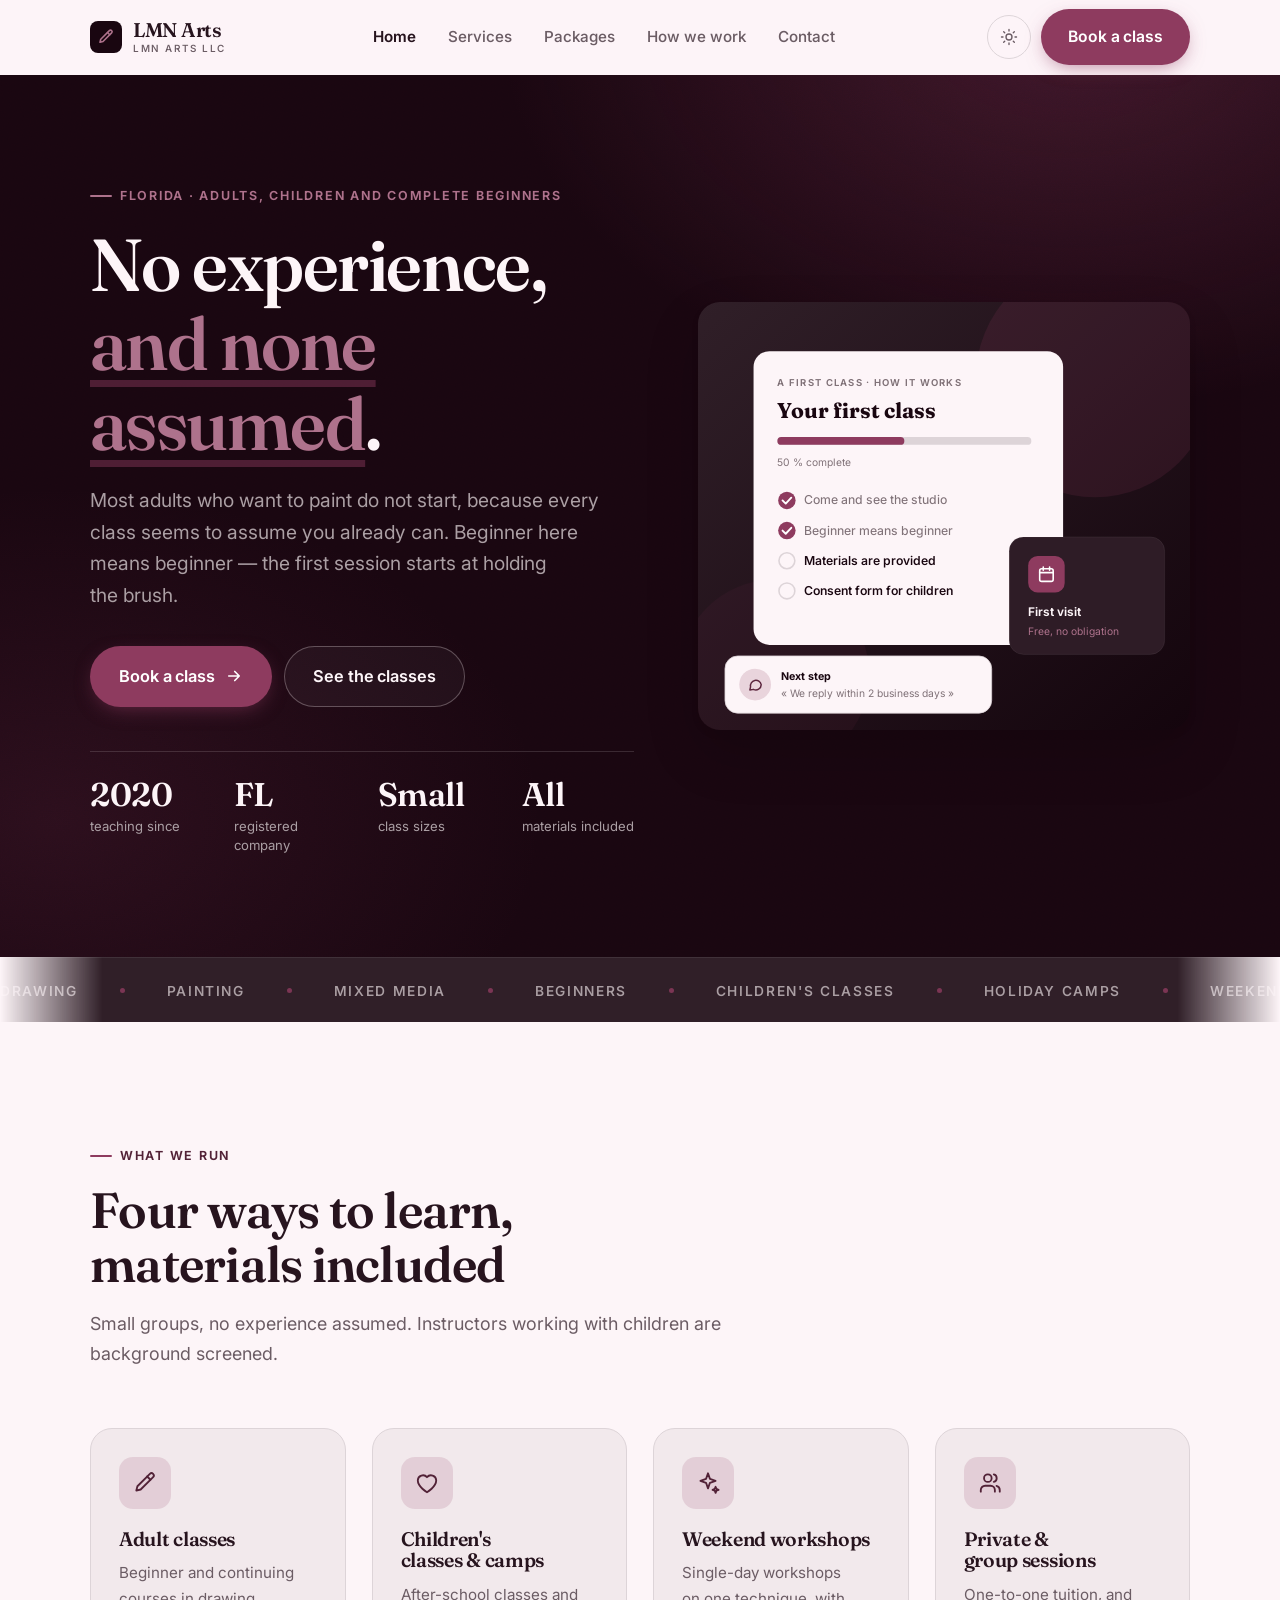
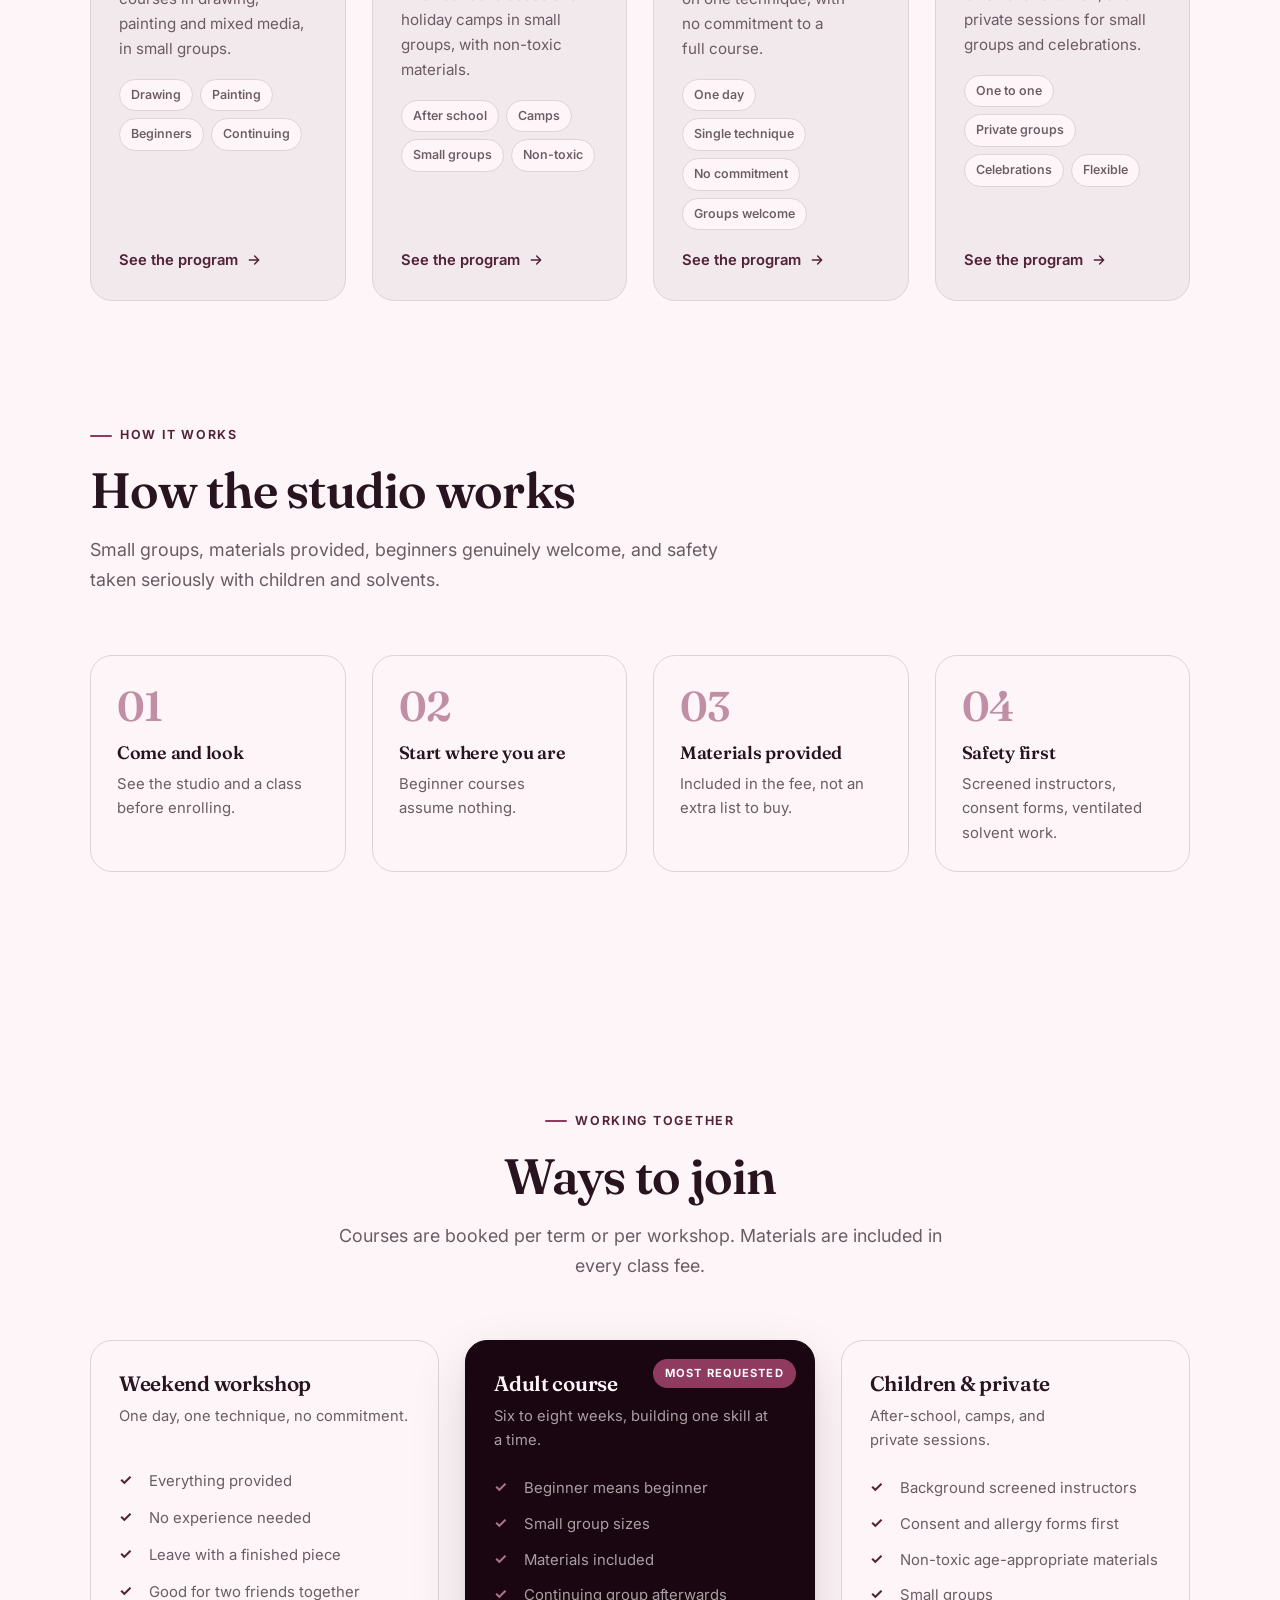
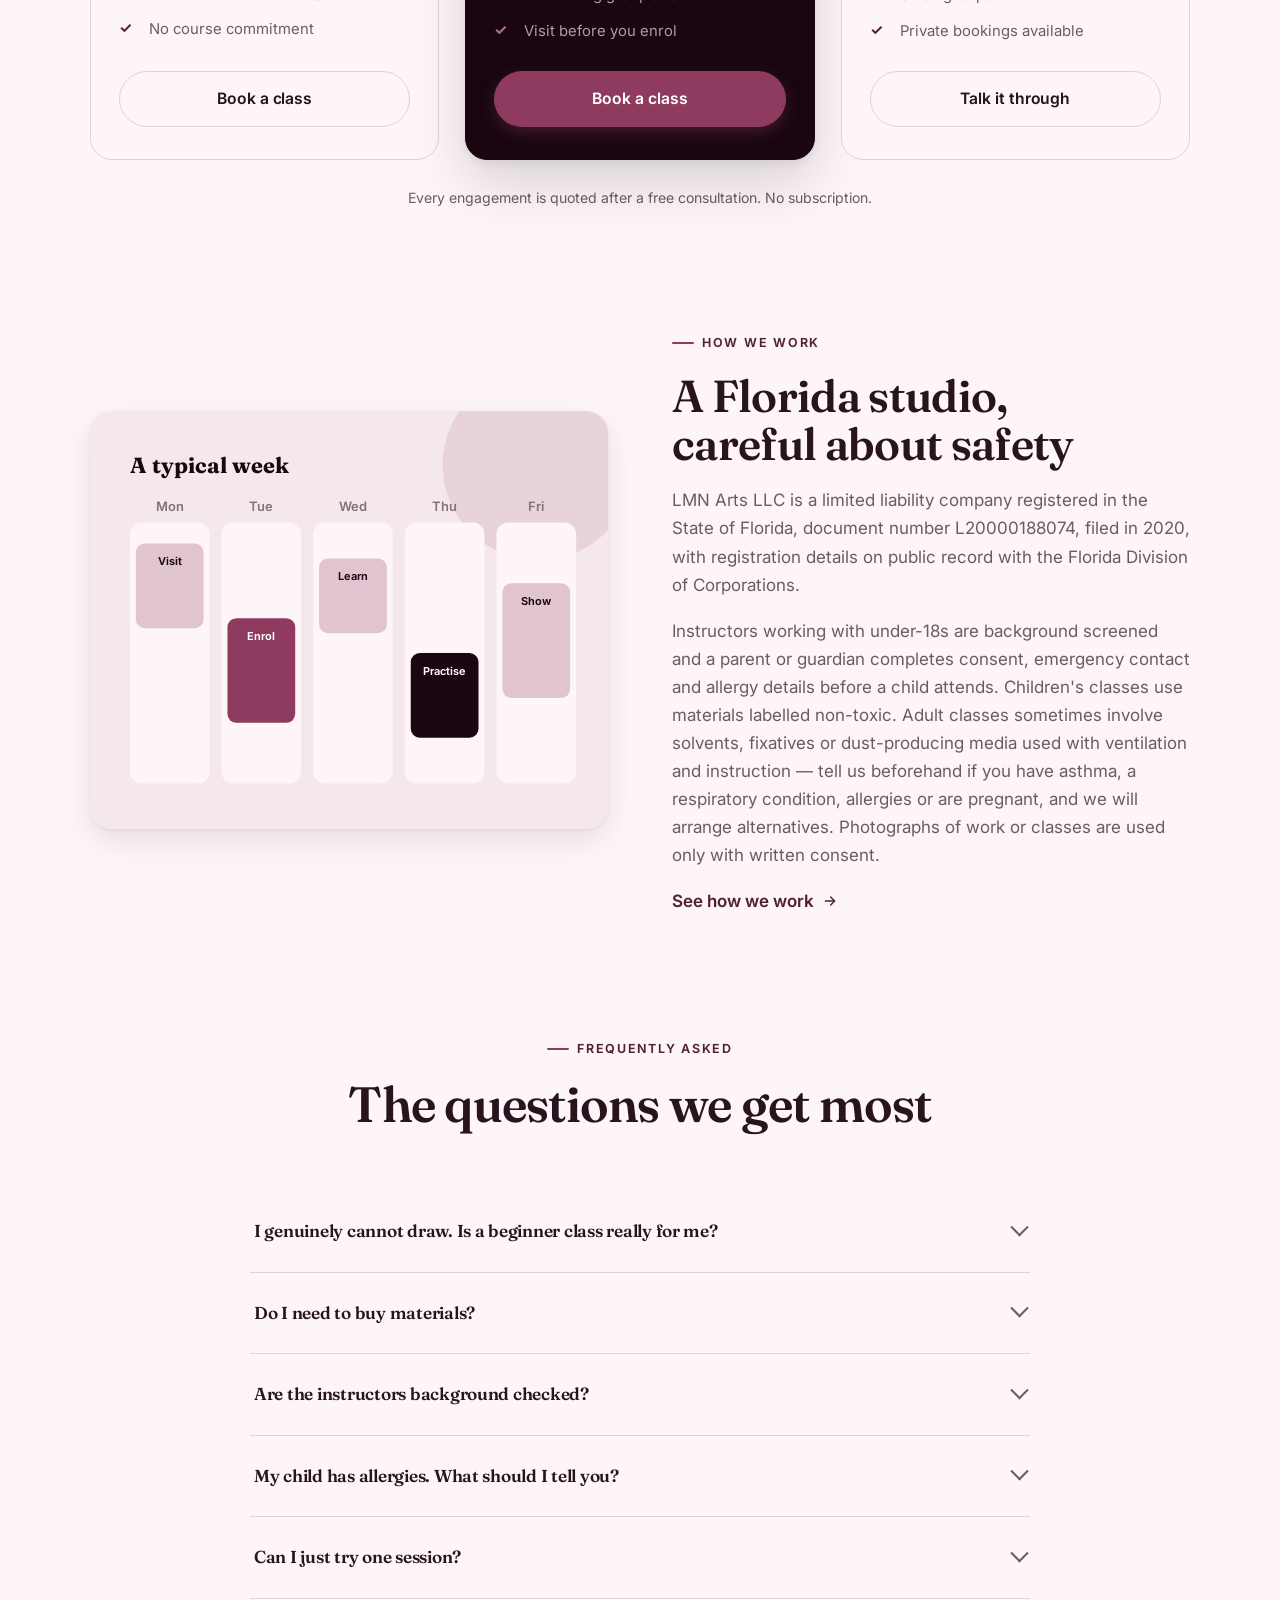
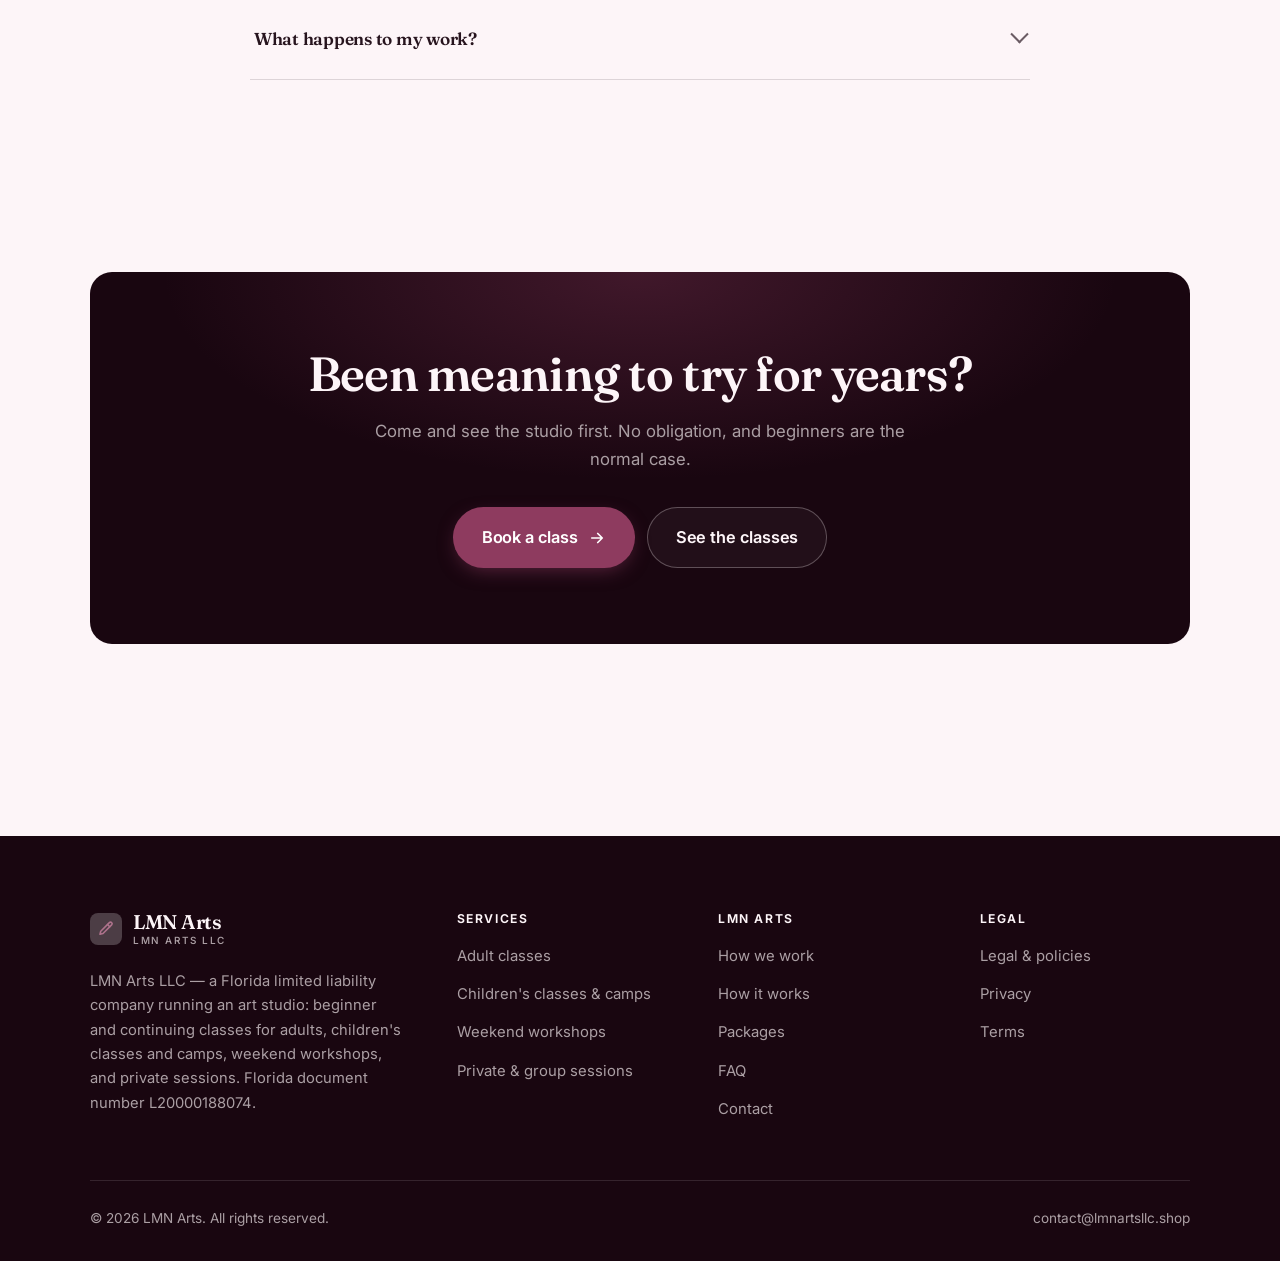
<file: index.html>
<!DOCTYPE html>
<html lang="en" class="no-js">
<head>
<meta charset="utf-8">
<meta name="viewport" content="width=device-width, initial-scale=1">
<title>LMN Arts LLC — art classes and studio workshops</title>
<meta name="description" content="LMN Arts LLC, a Florida art studio: beginner and continuing classes for adults, children's classes and camps, weekend workshops, and private sessions, with materials included.">
<link rel="canonical" href="https://lmnartsllc.shop/">

<meta property="og:type" content="website">
<meta property="og:url" content="https://lmnartsllc.shop/">
<meta property="og:site_name" content="LMN Arts">
<meta property="og:locale" content="en_US">
<meta property="og:title" content="LMN Arts LLC — art classes and studio workshops">
<meta property="og:description" content="LMN Arts LLC, a Florida art studio: beginner and continuing classes for adults, children's classes and camps, weekend workshops, and private sessions, with materials included.">
<meta name="theme-color" content="#190610">

<link rel="icon" href="assets/img/favicon.svg" type="image/svg+xml">
<link rel="preconnect" href="https://fonts.googleapis.com">
<link rel="preconnect" href="https://fonts.gstatic.com" crossorigin>
<link rel="stylesheet" href="https://fonts.googleapis.com/css2?family=Fraunces:opsz,wght@9..144,400;9..144,600;9..144,700&family=Inter:wght@400..700&display=swap">
<link rel="stylesheet" href="assets/css/style.css">

<!-- Thème appliqué avant le premier rendu (évite le flash) -->
<script>
document.documentElement.classList.remove('no-js');
(function(){try{var t=localStorage.getItem('site-theme');if(t){document.documentElement.setAttribute('data-theme',t);}}catch(e){}})();
</script>
<script type="application/ld+json">
{
  "@context": "https://schema.org",
  "@type": "Organization",
  "name": "LMN Arts",
  "url": "https://lmnartsllc.shop/",
  "email": "contact@lmnartsllc.shop",
  "description": "LMN Arts LLC, a Florida art studio: beginner and continuing classes for adults, children's classes and camps, weekend workshops, and private sessions, with materials included.",
  "areaServed": "US",
  "knowsLanguage": "en"
}
</script>
</head>

<body>
<a class="skip-link" href="#main">Skip to main content</a>

<header class="site-header">
  <nav class="wrap nav" aria-label="Main navigation">
    <a class="brand" href="index.html">
      <svg class="brand__mark" viewBox="0 0 64 64" aria-hidden="true">
        <rect class="bm-bg" width="64" height="64" rx="16"/>
        <g class="bm-ic" transform="translate(14 14) scale(1.5)" fill="none" stroke-width="2.1" stroke-linecap="round" stroke-linejoin="round"><path d="M16.5 3.5a2.1 2.1 0 0 1 3 3L8 18l-4 1 1-4z"/><path d="M14 6l3 3"/></g>
      </svg>
      <span>LMN Arts<span class="brand__sub">LMN Arts LLC</span></span>
    </a>

    <ul class="nav__links" id="nav-links">
      <li><a href="index.html" aria-current="page">Home</a></li>
      <li><a href="programs.html">Services</a></li>
      <li><a href="index.html#pricing">Packages</a></li>
      <li><a href="about.html">How we work</a></li>
      <li><a href="contact.html">Contact</a></li>
      <li><a class="btn btn--primary" href="contact.html">Book a class</a></li>
    </ul>

    <div class="nav__cta">
      <button class="theme-toggle" type="button" aria-label="Switch to dark theme">
        <svg class="icon-sun" viewBox="0 0 24 24" fill="none" stroke="currentColor" stroke-width="1.8" stroke-linecap="round" aria-hidden="true"><circle cx="12" cy="12" r="4"/><path d="M12 2v2m0 16v2M2 12h2m16 0h2M4.9 4.9l1.4 1.4m11.4 11.4 1.4 1.4M19.1 4.9l-1.4 1.4M6.3 17.7l-1.4 1.4"/></svg>
        <svg class="icon-moon" viewBox="0 0 24 24" fill="none" stroke="currentColor" stroke-width="1.8" stroke-linecap="round" stroke-linejoin="round" aria-hidden="true"><path d="M21 12.8A9 9 0 1 1 11.2 3a7 7 0 0 0 9.8 9.8z"/></svg>
      </button>
      <a class="btn btn--primary" href="contact.html">Book a class</a>
      <button class="nav__toggle" type="button" aria-expanded="false" aria-controls="nav-links" aria-label="Open menu">
        <svg class="icon-open" viewBox="0 0 24 24" fill="none" stroke="currentColor" stroke-width="2" stroke-linecap="round" aria-hidden="true"><path d="M3 6h18M3 12h18M3 18h18"/></svg>
        <svg class="icon-close" viewBox="0 0 24 24" fill="none" stroke="currentColor" stroke-width="2" stroke-linecap="round" aria-hidden="true"><path d="M6 6l12 12M18 6L6 18"/></svg>
      </button>
    </div>
  </nav>
</header>

<main id="main">

<section class="hero">
  <div class="wrap hero__inner">
    <div>
      <span class="eyebrow hero__eyebrow">Florida · Adults, children and complete beginners</span>
      <h1>No experience,<br> <em>and none assumed</em>.</h1>
      <p class="hero__lede">Most adults who want to paint do not start, because every class seems to assume you already can. Beginner here means beginner — the first session starts at holding the brush.</p>

      <div class="hero__actions">
        <a class="btn btn--primary btn--lg" href="contact.html">Book a class <svg viewBox="0 0 24 24" fill="none" stroke="currentColor" stroke-width="2.2" stroke-linecap="round" stroke-linejoin="round" aria-hidden="true"><path d="M5 12h14M13 6l6 6-6 6"/></svg></a>
        <a class="btn btn--on-dark btn--lg" href="programs.html">See the classes</a>
      </div>

      <ul class="hero__proof">
        <li><span class="stat__num">2020</span><span class="stat__label">teaching since</span></li>
        <li><span class="stat__num">FL</span><span class="stat__label">registered company</span></li>
        <li><span class="stat__num">Small</span><span class="stat__label">class sizes</span></li>
        <li><span class="stat__num">All</span><span class="stat__label">materials included</span></li>
      </ul>
    </div>

    <div class="hero__art">
      <svg viewBox="0 0 620 540" role="img" aria-label="How a first art class at LMN Arts works, from studio visit to materials provided.">
        <defs>
          <linearGradient id="hbg" x1="0" y1="0" x2="1" y2="1">
            <stop offset="0" stop-color="#301f28"/><stop offset="1" stop-color="#14050d"/>
          </linearGradient>
        </defs>
        <rect width="620" height="540" rx="22" fill="url(#hbg)"/>
        <circle cx="500" cy="96" r="150" fill="#8e3b5f" opacity=".16"/>
        <circle cx="96" cy="470" r="120" fill="#8e3b5f" opacity=".08"/>

        <g style="font-family: var(--font-body)">
          <!-- Carte programme -->
          <rect x="70" y="62" width="390" height="370" rx="20" fill="#fdf5f8"/>
          <text x="100" y="106" font-size="12" font-weight="650" letter-spacing="1.6" fill="#807278">A FIRST CLASS · HOW IT WORKS</text>
          <text x="100" y="146" font-size="27" font-weight="700" fill="#190610" style="font-family: var(--font-display)">Your first class</text>
          <rect x="100" y="170" width="320" height="10" rx="5" fill="#ddd4d8"/>
          <rect x="100" y="170" width="160" height="10" rx="5" fill="#8e3b5f"/>
          <text x="100" y="206" font-size="13" fill="#807278">50 % complete</text>
          <circle cx="112" cy="250" r="11" fill="#8e3b5f"/><path d="M106.5 250l4 4 7-7.5" fill="none" stroke="#ffffff" stroke-width="2.4" stroke-linecap="round" stroke-linejoin="round"/><text x="134" y="255" font-size="15.5" fill="#807278" font-weight="450">Come and see the studio</text>
          <circle cx="112" cy="288" r="11" fill="#8e3b5f"/><path d="M106.5 288l4 4 7-7.5" fill="none" stroke="#ffffff" stroke-width="2.4" stroke-linecap="round" stroke-linejoin="round"/><text x="134" y="293" font-size="15.5" fill="#807278" font-weight="450">Beginner means beginner</text>
          <circle cx="112" cy="326" r="10" fill="none" stroke="#ddd4d8" stroke-width="2"/><text x="134" y="331" font-size="15.5" fill="#190610" font-weight="560">Materials are provided</text>
          <circle cx="112" cy="364" r="10" fill="none" stroke="#ddd4d8" stroke-width="2"/><text x="134" y="369" font-size="15.5" fill="#190610" font-weight="560">Consent form for children</text>

          <!-- Carte séance -->
          <rect x="392" y="296" width="196" height="148" rx="18" fill="#2e1c26" stroke="#ffffff" stroke-opacity=".08"/>
          <rect x="416" y="320" width="46" height="46" rx="12" fill="#8e3b5f"/>
          <g transform="translate(427 331)" fill="none" stroke="#ffffff" color="#ffffff" stroke-width="2" stroke-linecap="round" stroke-linejoin="round"><rect x="3.5" y="5" width="17" height="16" rx="2.5"/><path d="M8 3v4M16 3v4M3.5 10h17"/></g>
          <text x="416" y="396" font-size="15" font-weight="650" fill="#fdf5f8">First visit</text>
          <text x="416" y="420" font-size="13" fill="#ae728c">Free, no obligation</text>

          <!-- Retour du coach -->
          <rect x="34" y="446" width="336" height="72" rx="16" fill="#fdf5f8" stroke="#ddd4d8"/>
          <circle cx="72" cy="482" r="20" fill="#e9d4dc"/>
          <g transform="translate(62 472) scale(.84)" fill="none" stroke="#5c263e" stroke-width="2.2" stroke-linecap="round" stroke-linejoin="round"><path d="M21 12a8 8 0 0 1-11.6 7.1L4 20l1-4.6A8 8 0 1 1 21 12z"/></g>
          <text x="104" y="476" font-size="13.5" font-weight="700" fill="#190610">Next step</text>
          <text x="104" y="498" font-size="13" fill="#807278">« We reply within 2 business days »</text>
        </g>
      </svg>
    </div>
  </div>
</section>

<div class="marquee" aria-hidden="true">
  <div class="marquee__track"><span>Drawing</span><span>Painting</span><span>Mixed media</span><span>Beginners</span><span>Children's classes</span><span>Holiday camps</span><span>Weekend workshops</span><span>Private sessions</span><span>Materials included</span><span>Small groups</span><span>Drawing</span><span>Painting</span><span>Mixed media</span><span>Beginners</span><span>Children's classes</span><span>Holiday camps</span><span>Weekend workshops</span><span>Private sessions</span><span>Materials included</span><span>Small groups</span></div>
</div>

<section class="section wrap" id="programs">
  <div class="section-head reveal">
    <span class="eyebrow">What we run</span>
    <h2>Four ways to learn, materials included</h2>
    <p>Small groups, no experience assumed. Instructors working with children are background screened.</p>
  </div>
  <div class="grid grid--4 reveal-group">
    <a class="card" href="programs.html#adults">
      <div class="card__icon"><svg viewBox="0 0 24 24" fill="none" stroke="currentColor" stroke-width="1.7" stroke-linecap="round" stroke-linejoin="round" aria-hidden="true"><path d="M16.5 3.5a2.1 2.1 0 0 1 3 3L8 18l-4 1 1-4z"/><path d="M14 6l3 3"/></svg></div>
      <h3>Adult classes</h3>
      <p>Beginner and continuing courses in drawing, painting and mixed media, in small groups.</p>
      <ul class="tags"><li>Drawing</li><li>Painting</li><li>Beginners</li><li>Continuing</li></ul>
      <span class="arrow-link">See the program <svg viewBox="0 0 24 24" fill="none" stroke="currentColor" stroke-width="2.2" stroke-linecap="round" stroke-linejoin="round" aria-hidden="true"><path d="M5 12h14M13 6l6 6-6 6"/></svg></span>
    </a>
    <a class="card" href="programs.html#children">
      <div class="card__icon"><svg viewBox="0 0 24 24" fill="none" stroke="currentColor" stroke-width="1.7" stroke-linecap="round" stroke-linejoin="round" aria-hidden="true"><path d="M12 20.5s-8.5-4.8-8.5-11A4.8 4.8 0 0 1 12 6.6a4.8 4.8 0 0 1 8.5 2.9c0 6.2-8.5 11-8.5 11z"/></svg></div>
      <h3>Children's classes &amp; camps</h3>
      <p>After-school classes and holiday camps in small groups, with non-toxic materials.</p>
      <ul class="tags"><li>After school</li><li>Camps</li><li>Small groups</li><li>Non-toxic</li></ul>
      <span class="arrow-link">See the program <svg viewBox="0 0 24 24" fill="none" stroke="currentColor" stroke-width="2.2" stroke-linecap="round" stroke-linejoin="round" aria-hidden="true"><path d="M5 12h14M13 6l6 6-6 6"/></svg></span>
    </a>
    <a class="card" href="programs.html#workshops">
      <div class="card__icon"><svg viewBox="0 0 24 24" fill="none" stroke="currentColor" stroke-width="1.7" stroke-linecap="round" stroke-linejoin="round" aria-hidden="true"><path d="M12 3l1.8 5.2L19 10l-5.2 1.8L12 17l-1.8-5.2L5 10l5.2-1.8zM19 15.5l.8 2 2 .8-2 .8-.8 2-.8-2-2-.8 2-.8z"/></svg></div>
      <h3>Weekend workshops</h3>
      <p>Single-day workshops on one technique, with no commitment to a full course.</p>
      <ul class="tags"><li>One day</li><li>Single technique</li><li>No commitment</li><li>Groups welcome</li></ul>
      <span class="arrow-link">See the program <svg viewBox="0 0 24 24" fill="none" stroke="currentColor" stroke-width="2.2" stroke-linecap="round" stroke-linejoin="round" aria-hidden="true"><path d="M5 12h14M13 6l6 6-6 6"/></svg></span>
    </a>
    <a class="card" href="programs.html#private">
      <div class="card__icon"><svg viewBox="0 0 24 24" fill="none" stroke="currentColor" stroke-width="1.7" stroke-linecap="round" stroke-linejoin="round" aria-hidden="true"><path d="M16.5 20v-1.5a4 4 0 0 0-4-4h-5a4 4 0 0 0-4 4V20"/><circle cx="10" cy="7.5" r="3.5"/><path d="M21 20v-1.5a4 4 0 0 0-3-3.9M15.5 4.1a3.5 3.5 0 0 1 0 6.8"/></svg></div>
      <h3>Private &amp; group sessions</h3>
      <p>One-to-one tuition, and private sessions for small groups and celebrations.</p>
      <ul class="tags"><li>One to one</li><li>Private groups</li><li>Celebrations</li><li>Flexible</li></ul>
      <span class="arrow-link">See the program <svg viewBox="0 0 24 24" fill="none" stroke="currentColor" stroke-width="2.2" stroke-linecap="round" stroke-linejoin="round" aria-hidden="true"><path d="M5 12h14M13 6l6 6-6 6"/></svg></span>
    </a>
  </div>
</section>

<section class="section section--flush wrap" id="how-it-works">
  <div class="section-head reveal">
    <span class="eyebrow">How it works</span>
    <h2>How the studio works</h2>
    <p>Small groups, materials provided, beginners genuinely welcome, and safety taken seriously with children and solvents.</p>
  </div>
  <div class="grid grid--4 steps reveal-group">
    <article class="step">
      <h3>Come and look</h3>
      <p>See the studio and a class before enrolling.</p>
    </article>
    <article class="step">
      <h3>Start where you are</h3>
      <p>Beginner courses assume nothing.</p>
    </article>
    <article class="step">
      <h3>Materials provided</h3>
      <p>Included in the fee, not an extra list to buy.</p>
    </article>
    <article class="step">
      <h3>Safety first</h3>
      <p>Screened instructors, consent forms, ventilated solvent work.</p>
    </article>
  </div>
</section>

<section class="section wrap" id="pricing">
  <div class="section-head section-head--center reveal">
    <span class="eyebrow">Working together</span>
    <h2>Ways to join</h2>
    <p>Courses are booked per term or per workshop. Materials are included in every class fee.</p>
  </div>
  <div class="grid grid--3 plans reveal-group">
    <article class="plan">
      
      <h3>Weekend workshop</h3>
      <p class="plan__desc">One day, one technique, no commitment.</p>
      
      <ul class="plan__features">
        <li>Everything provided</li>
        <li>No experience needed</li>
        <li>Leave with a finished piece</li>
        <li>Good for two friends together</li>
        <li>No course commitment</li>
      </ul>
      <a class="btn btn--ghost btn--block" href="contact.html">Book a class</a>
    </article>
    <article class="plan plan--featured">
      <span class="plan__tag">Most requested</span>
      <h3>Adult course</h3>
      <p class="plan__desc">Six to eight weeks, building one skill at a time.</p>
      
      <ul class="plan__features">
        <li>Beginner means beginner</li>
        <li>Small group sizes</li>
        <li>Materials included</li>
        <li>Continuing group afterwards</li>
        <li>Visit before you enrol</li>
      </ul>
      <a class="btn btn--primary btn--block" href="contact.html">Book a class</a>
    </article>
    <article class="plan">
      
      <h3>Children &amp; private</h3>
      <p class="plan__desc">After-school, camps, and private sessions.</p>
      
      <ul class="plan__features">
        <li>Background screened instructors</li>
        <li>Consent and allergy forms first</li>
        <li>Non-toxic age-appropriate materials</li>
        <li>Small groups</li>
        <li>Private bookings available</li>
      </ul>
      <a class="btn btn--ghost btn--block" href="contact.html">Talk it through</a>
    </article>
  </div>
  <p class="plans-note">Every engagement is quoted after a free consultation. No subscription.</p>
</section>

<section class="section section--flush wrap">
  <div class="split reveal">
    <div class="split__art">
      <svg viewBox="0 0 520 420" role="img" aria-label="Example of a typical week: Visit, Enrol, Learn, Practise, Show.">
        <rect width="520" height="420" rx="20" fill="#f5e8ed"/>
        <circle cx="450" cy="54" r="96" fill="#8e3b5f" opacity=".12"/>
        <g style="font-family: var(--font-body)">
        <text x="40" y="62" font-size="22" font-weight="700" fill="#190610" style="font-family: var(--font-display)">A typical week</text>
        <text x="80" y="100" text-anchor="middle" font-size="13" font-weight="600" fill="#807278">Mon</text>
        <rect x="40" y="112" width="80" height="262" rx="12" fill="#fdf5f8"/>
        <rect x="46" y="133" width="68" height="85" rx="9" fill="#e0c5d0"/>
        <text x="80" y="155" text-anchor="middle" font-size="11" font-weight="650" fill="#190610">Visit</text>
        <text x="172" y="100" text-anchor="middle" font-size="13" font-weight="600" fill="#807278">Tue</text>
        <rect x="132" y="112" width="80" height="262" rx="12" fill="#fdf5f8"/>
        <rect x="138" y="208" width="68" height="105" rx="9" fill="#8e3b5f"/>
        <text x="172" y="230" text-anchor="middle" font-size="11" font-weight="650" fill="#ffffff">Enrol</text>
        <text x="264" y="100" text-anchor="middle" font-size="13" font-weight="600" fill="#807278">Wed</text>
        <rect x="224" y="112" width="80" height="262" rx="12" fill="#fdf5f8"/>
        <rect x="230" y="148" width="68" height="75" rx="9" fill="#e0c5d0"/>
        <text x="264" y="170" text-anchor="middle" font-size="11" font-weight="650" fill="#190610">Learn</text>
        <text x="356" y="100" text-anchor="middle" font-size="13" font-weight="600" fill="#807278">Thu</text>
        <rect x="316" y="112" width="80" height="262" rx="12" fill="#fdf5f8"/>
        <rect x="322" y="243" width="68" height="85" rx="9" fill="#190610"/>
        <text x="356" y="265" text-anchor="middle" font-size="11" font-weight="650" fill="#fdf5f8">Practise</text>
        <text x="448" y="100" text-anchor="middle" font-size="13" font-weight="600" fill="#807278">Fri</text>
        <rect x="408" y="112" width="80" height="262" rx="12" fill="#fdf5f8"/>
        <rect x="414" y="173" width="68" height="115" rx="9" fill="#e0c5d0"/>
        <text x="448" y="195" text-anchor="middle" font-size="11" font-weight="650" fill="#190610">Show</text>
        </g>
      </svg>
    </div>
    <div>
      <span class="eyebrow">How we work</span>
      <h2>A Florida studio, careful about safety</h2>
      <p>LMN Arts LLC is a limited liability company registered in the State of Florida, document number L20000188074, filed in 2020, with registration details on public record with the Florida Division of Corporations.</p>
      <p>Instructors working with under-18s are background screened and a parent or guardian completes consent, emergency contact and allergy details before a child attends. Children's classes use materials labelled non-toxic. Adult classes sometimes involve solvents, fixatives or dust-producing media used with ventilation and instruction — tell us beforehand if you have asthma, a respiratory condition, allergies or are pregnant, and we will arrange alternatives. Photographs of work or classes are used only with written consent.</p>
      <p><a class="arrow-link" href="about.html">See how we work <svg viewBox="0 0 24 24" fill="none" stroke="currentColor" stroke-width="2.2" stroke-linecap="round" stroke-linejoin="round" aria-hidden="true"><path d="M5 12h14M13 6l6 6-6 6"/></svg></a></p>
    </div>
  </div>
</section>

<section class="section section--flush wrap" id="faq">
  <div class="section-head section-head--center reveal">
    <span class="eyebrow">Frequently asked</span>
    <h2>The questions we get most</h2>
  </div>
  <div class="faq reveal">
    <details>
      <summary>I genuinely cannot draw. Is a beginner class really for me?</summary>
      <p>Yes, and most of the room will say the same thing on the first evening. Beginner courses start at how to hold a brush and how to look at something — nothing is assumed.</p>
    </details>
    <details>
      <summary>Do I need to buy materials?</summary>
      <p>No. Materials are included in the class fee. If you later want your own, we will tell you what is worth buying and what is not.</p>
    </details>
    <details>
      <summary>Are the instructors background checked?</summary>
      <p>Yes, for anyone working with under-18s, and a parent or guardian completes consent and emergency details before a child attends. It is worth asking this of any studio.</p>
    </details>
    <details>
      <summary>My child has allergies. What should I tell you?</summary>
      <p>Everything relevant on the registration form — allergies including latex, asthma, and anything else. Children's materials are non-toxic, and we will adjust where we need to.</p>
    </details>
    <details>
      <summary>Can I just try one session?</summary>
      <p>A weekend workshop is the best way. One day, one technique, everything provided, and no commitment to a course afterwards.</p>
    </details>
    <details>
      <summary>What happens to my work?</summary>
      <p>You take it home. Anything left at the studio for a long while after a course ends may be disposed of, so collect it or tell us.</p>
    </details>
  </div>
</section>

<section class="wrap section--tight">
  <div class="cta-band reveal">
    <h2>Been meaning to try for years?</h2>
    <p>Come and see the studio first. No obligation, and beginners are the normal case.</p>
    <div class="hero__actions">
      <a class="btn btn--primary btn--lg" href="contact.html">Book a class <svg viewBox="0 0 24 24" fill="none" stroke="currentColor" stroke-width="2.2" stroke-linecap="round" stroke-linejoin="round" aria-hidden="true"><path d="M5 12h14M13 6l6 6-6 6"/></svg></a>
      <a class="btn btn--on-dark btn--lg" href="programs.html">See the classes</a>
    </div>
  </div>
</section>

</main>

<footer class="site-footer">
  <div class="wrap">
    <div class="footer__grid">
      <div class="footer__brand">
        <a class="brand" href="index.html">
          <svg class="brand__mark" viewBox="0 0 64 64" aria-hidden="true">
        <rect class="bm-bg" width="64" height="64" rx="16"/>
        <g class="bm-ic" transform="translate(14 14) scale(1.5)" fill="none" stroke-width="2.1" stroke-linecap="round" stroke-linejoin="round"><path d="M16.5 3.5a2.1 2.1 0 0 1 3 3L8 18l-4 1 1-4z"/><path d="M14 6l3 3"/></g>
      </svg>
          <span>LMN Arts<span class="brand__sub">LMN Arts LLC</span></span>
        </a>
        <p>LMN Arts LLC — a Florida limited liability company running an art studio: beginner and continuing classes for adults, children's classes and camps, weekend workshops, and private sessions. Florida document number L20000188074.</p>
      </div>

      <div class="footer__col">
        <h4>Services</h4>
        <ul>
          <li><a href="programs.html#adults">Adult classes</a></li>
          <li><a href="programs.html#children">Children's classes &amp; camps</a></li>
          <li><a href="programs.html#workshops">Weekend workshops</a></li>
          <li><a href="programs.html#private">Private &amp; group sessions</a></li>
        </ul>
      </div>

      <div class="footer__col">
        <h4>LMN Arts</h4>
        <ul>
          <li><a href="about.html">How we work</a></li>
          <li><a href="index.html#how-it-works">How it works</a></li>
          <li><a href="index.html#pricing">Packages</a></li>
          <li><a href="index.html#faq">FAQ</a></li>
          <li><a href="contact.html">Contact</a></li>
        </ul>
      </div>

      <div class="footer__col">
        <h4>Legal</h4>
        <ul>
          <li><a href="legal.html">Legal &amp; policies</a></li>
          <li><a href="legal.html#privacy">Privacy</a></li>
          <li><a href="legal.html#terms">Terms</a></li>
        </ul>
      </div>
    </div>

    <div class="footer__bottom">
      <p>© <span data-year>2026</span> LMN Arts. All rights reserved.</p>
      <p><a href="mailto:contact@lmnartsllc.shop">contact@lmnartsllc.shop</a></p>
    </div>
  </div>
</footer>

<script src="assets/js/main.js" defer></script>
</body>
</html>
</file>
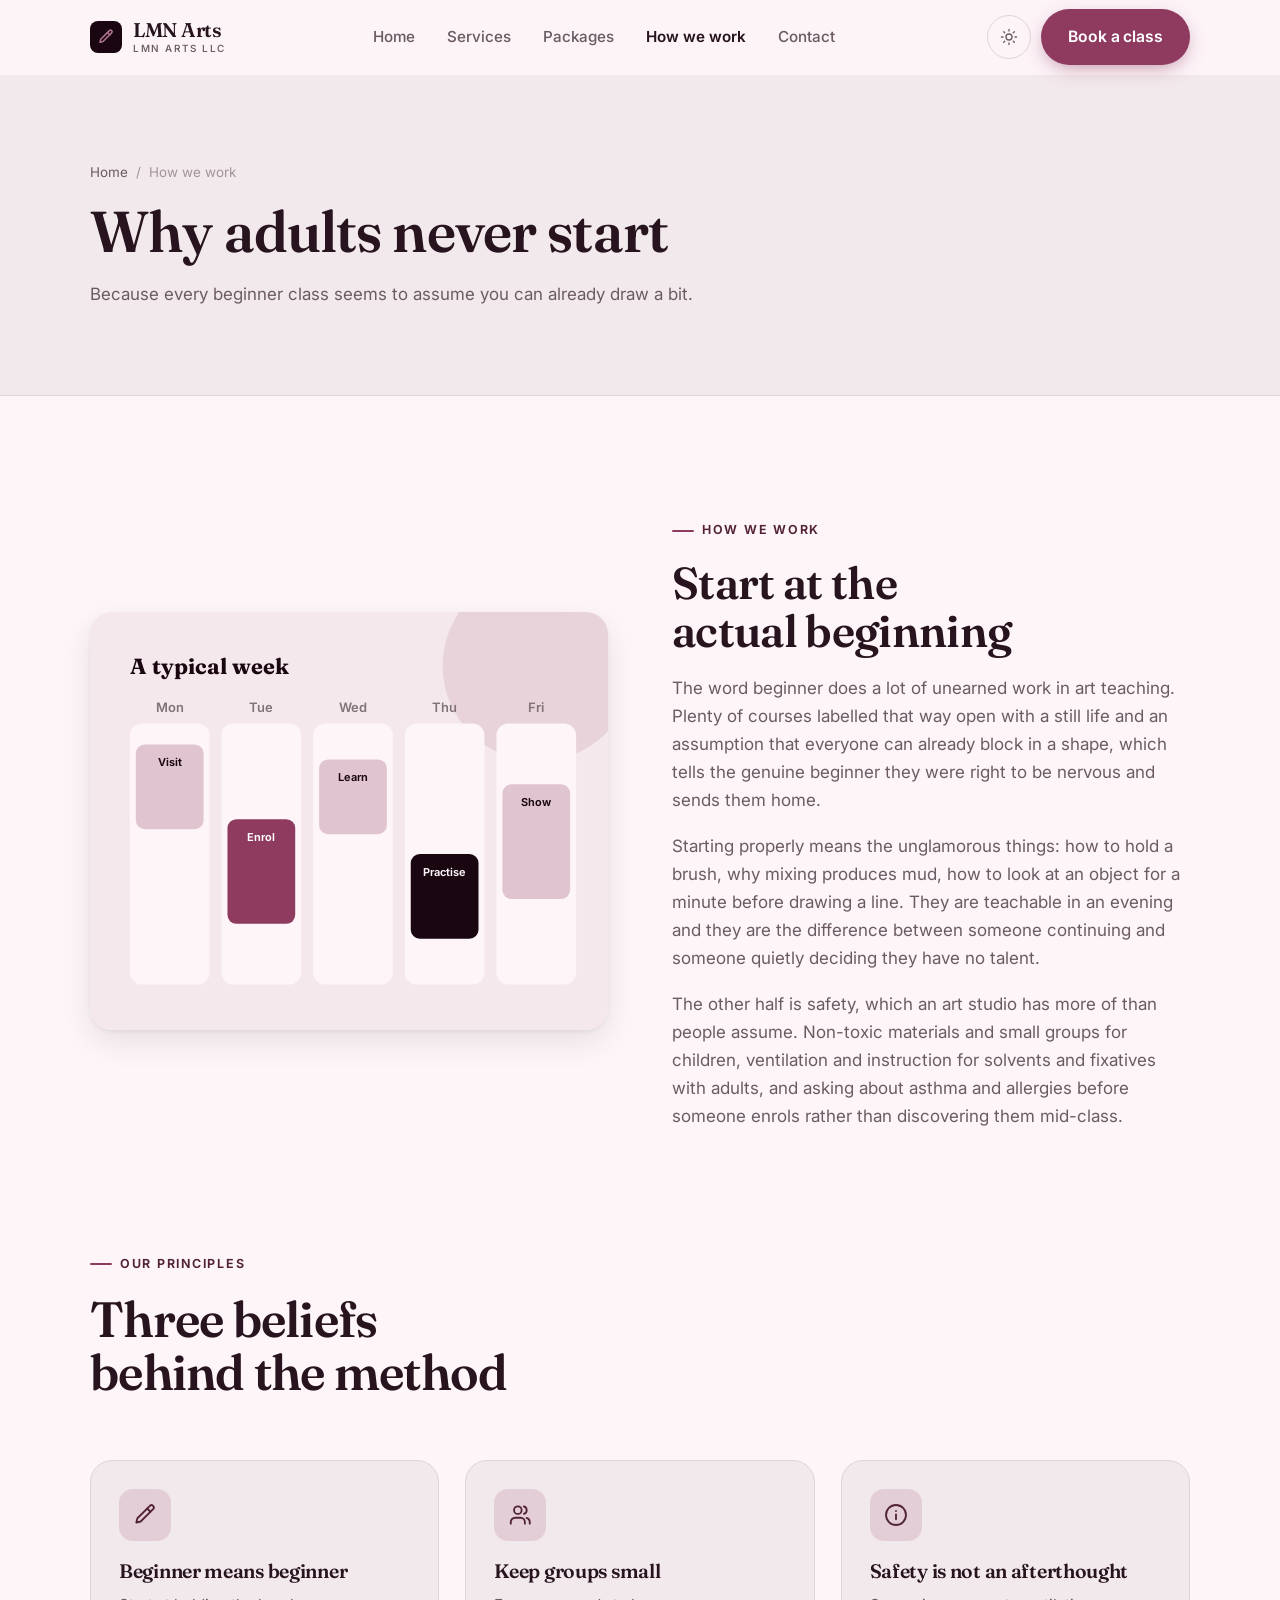
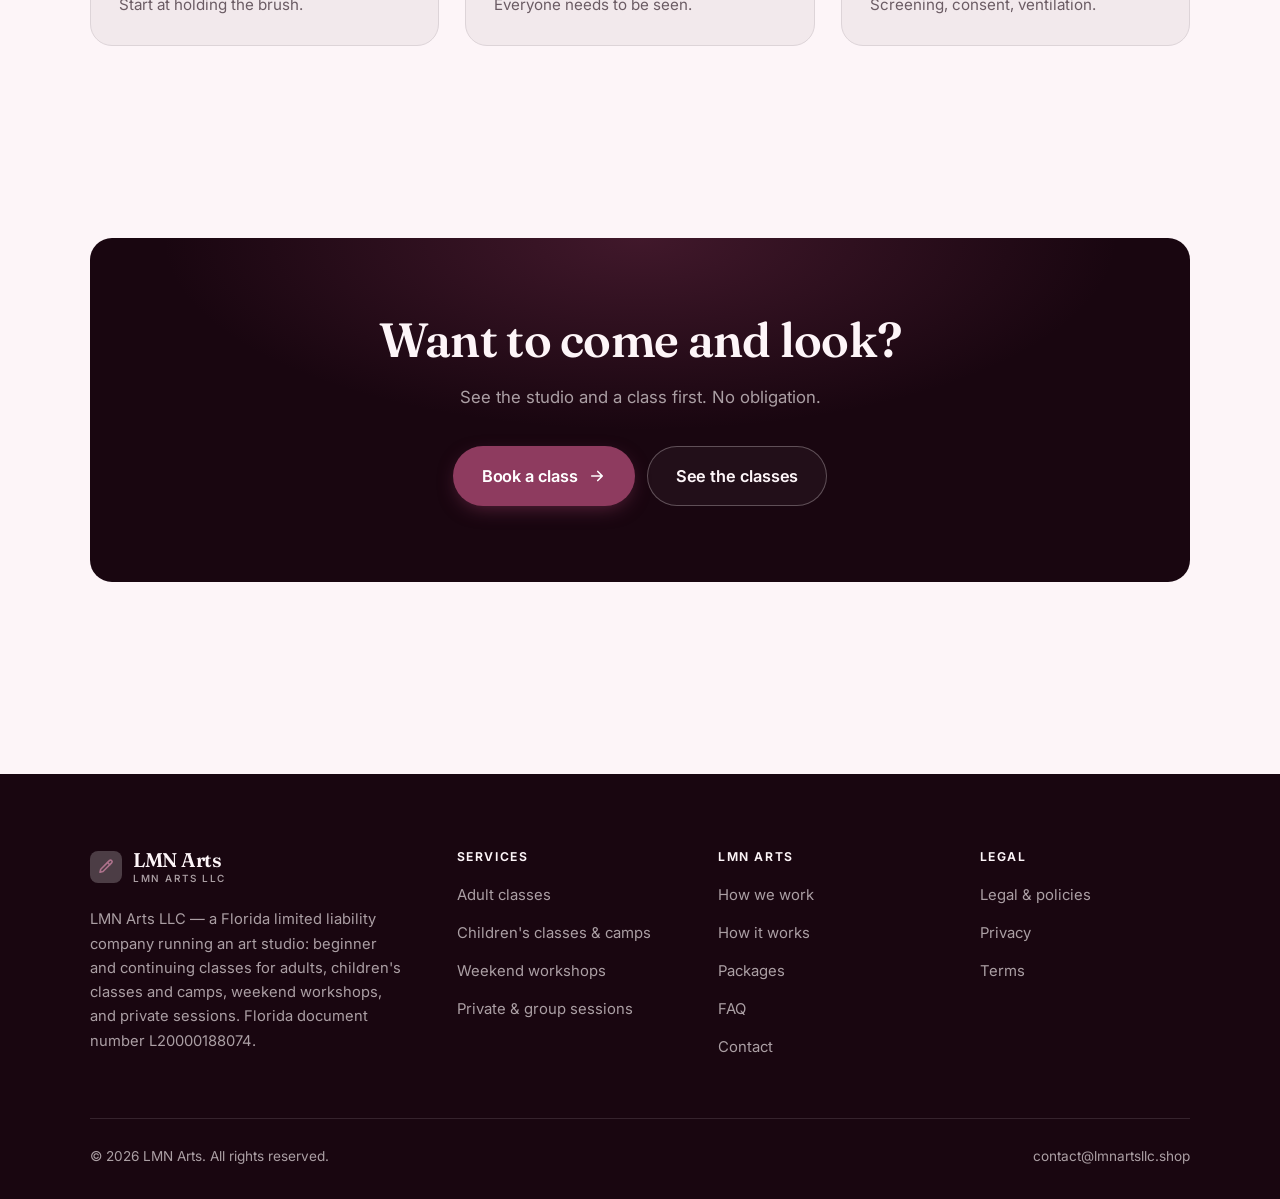
<file: about.html>
<!DOCTYPE html>
<html lang="en" class="no-js">
<head>
<meta charset="utf-8">
<meta name="viewport" content="width=device-width, initial-scale=1">
<title>How we work — LMN Arts</title>
<meta name="description" content="About LMN Arts LLC, a Florida art studio running classes and workshops, document number L20000188074.">
<link rel="canonical" href="https://lmnartsllc.shop/about.html">

<meta property="og:type" content="website">
<meta property="og:url" content="https://lmnartsllc.shop/about.html">
<meta property="og:site_name" content="LMN Arts">
<meta property="og:locale" content="en_US">
<meta property="og:title" content="How we work — LMN Arts">
<meta property="og:description" content="About LMN Arts LLC, a Florida art studio running classes and workshops, document number L20000188074.">
<meta name="theme-color" content="#190610">

<link rel="icon" href="assets/img/favicon.svg" type="image/svg+xml">
<link rel="preconnect" href="https://fonts.googleapis.com">
<link rel="preconnect" href="https://fonts.gstatic.com" crossorigin>
<link rel="stylesheet" href="https://fonts.googleapis.com/css2?family=Fraunces:opsz,wght@9..144,400;9..144,600;9..144,700&family=Inter:wght@400..700&display=swap">
<link rel="stylesheet" href="assets/css/style.css">

<!-- Thème appliqué avant le premier rendu (évite le flash) -->
<script>
document.documentElement.classList.remove('no-js');
(function(){try{var t=localStorage.getItem('site-theme');if(t){document.documentElement.setAttribute('data-theme',t);}}catch(e){}})();
</script>
</head>

<body>
<a class="skip-link" href="#main">Skip to main content</a>

<header class="site-header">
  <nav class="wrap nav" aria-label="Main navigation">
    <a class="brand" href="index.html">
      <svg class="brand__mark" viewBox="0 0 64 64" aria-hidden="true">
        <rect class="bm-bg" width="64" height="64" rx="16"/>
        <g class="bm-ic" transform="translate(14 14) scale(1.5)" fill="none" stroke-width="2.1" stroke-linecap="round" stroke-linejoin="round"><path d="M16.5 3.5a2.1 2.1 0 0 1 3 3L8 18l-4 1 1-4z"/><path d="M14 6l3 3"/></g>
      </svg>
      <span>LMN Arts<span class="brand__sub">LMN Arts LLC</span></span>
    </a>

    <ul class="nav__links" id="nav-links">
      <li><a href="index.html">Home</a></li>
      <li><a href="programs.html">Services</a></li>
      <li><a href="index.html#pricing">Packages</a></li>
      <li><a href="about.html" aria-current="page">How we work</a></li>
      <li><a href="contact.html">Contact</a></li>
      <li><a class="btn btn--primary" href="contact.html">Book a class</a></li>
    </ul>

    <div class="nav__cta">
      <button class="theme-toggle" type="button" aria-label="Switch to dark theme">
        <svg class="icon-sun" viewBox="0 0 24 24" fill="none" stroke="currentColor" stroke-width="1.8" stroke-linecap="round" aria-hidden="true"><circle cx="12" cy="12" r="4"/><path d="M12 2v2m0 16v2M2 12h2m16 0h2M4.9 4.9l1.4 1.4m11.4 11.4 1.4 1.4M19.1 4.9l-1.4 1.4M6.3 17.7l-1.4 1.4"/></svg>
        <svg class="icon-moon" viewBox="0 0 24 24" fill="none" stroke="currentColor" stroke-width="1.8" stroke-linecap="round" stroke-linejoin="round" aria-hidden="true"><path d="M21 12.8A9 9 0 1 1 11.2 3a7 7 0 0 0 9.8 9.8z"/></svg>
      </button>
      <a class="btn btn--primary" href="contact.html">Book a class</a>
      <button class="nav__toggle" type="button" aria-expanded="false" aria-controls="nav-links" aria-label="Open menu">
        <svg class="icon-open" viewBox="0 0 24 24" fill="none" stroke="currentColor" stroke-width="2" stroke-linecap="round" aria-hidden="true"><path d="M3 6h18M3 12h18M3 18h18"/></svg>
        <svg class="icon-close" viewBox="0 0 24 24" fill="none" stroke="currentColor" stroke-width="2" stroke-linecap="round" aria-hidden="true"><path d="M6 6l12 12M18 6L6 18"/></svg>
      </button>
    </div>
  </nav>
</header>

<main id="main">

<section class="page-head">
  <div class="wrap">
    <nav class="breadcrumb" aria-label="Breadcrumb">
      <a href="index.html">Home</a><span>/</span><span aria-current="page">How we work</span>
    </nav>
    <h1>Why adults never start</h1>
    <p>Because every beginner class seems to assume you can already draw a bit.</p>
  </div>
</section>

<section class="section wrap">
  <div class="split reveal">
    <div class="split__art">
      <svg viewBox="0 0 520 420" role="img" aria-label="Example of a typical week: Visit, Enrol, Learn, Practise, Show.">
        <rect width="520" height="420" rx="20" fill="#f5e8ed"/>
        <circle cx="450" cy="54" r="96" fill="#8e3b5f" opacity=".12"/>
        <g style="font-family: var(--font-body)">
        <text x="40" y="62" font-size="22" font-weight="700" fill="#190610" style="font-family: var(--font-display)">A typical week</text>
        <text x="80" y="100" text-anchor="middle" font-size="13" font-weight="600" fill="#807278">Mon</text>
        <rect x="40" y="112" width="80" height="262" rx="12" fill="#fdf5f8"/>
        <rect x="46" y="133" width="68" height="85" rx="9" fill="#e0c5d0"/>
        <text x="80" y="155" text-anchor="middle" font-size="11" font-weight="650" fill="#190610">Visit</text>
        <text x="172" y="100" text-anchor="middle" font-size="13" font-weight="600" fill="#807278">Tue</text>
        <rect x="132" y="112" width="80" height="262" rx="12" fill="#fdf5f8"/>
        <rect x="138" y="208" width="68" height="105" rx="9" fill="#8e3b5f"/>
        <text x="172" y="230" text-anchor="middle" font-size="11" font-weight="650" fill="#ffffff">Enrol</text>
        <text x="264" y="100" text-anchor="middle" font-size="13" font-weight="600" fill="#807278">Wed</text>
        <rect x="224" y="112" width="80" height="262" rx="12" fill="#fdf5f8"/>
        <rect x="230" y="148" width="68" height="75" rx="9" fill="#e0c5d0"/>
        <text x="264" y="170" text-anchor="middle" font-size="11" font-weight="650" fill="#190610">Learn</text>
        <text x="356" y="100" text-anchor="middle" font-size="13" font-weight="600" fill="#807278">Thu</text>
        <rect x="316" y="112" width="80" height="262" rx="12" fill="#fdf5f8"/>
        <rect x="322" y="243" width="68" height="85" rx="9" fill="#190610"/>
        <text x="356" y="265" text-anchor="middle" font-size="11" font-weight="650" fill="#fdf5f8">Practise</text>
        <text x="448" y="100" text-anchor="middle" font-size="13" font-weight="600" fill="#807278">Fri</text>
        <rect x="408" y="112" width="80" height="262" rx="12" fill="#fdf5f8"/>
        <rect x="414" y="173" width="68" height="115" rx="9" fill="#e0c5d0"/>
        <text x="448" y="195" text-anchor="middle" font-size="11" font-weight="650" fill="#190610">Show</text>
        </g>
      </svg>
    </div>
    <div>
      <span class="eyebrow">How we work</span>
      <h2>Start at the actual beginning</h2>
      <p>The word beginner does a lot of unearned work in art teaching. Plenty of courses labelled that way open with a still life and an assumption that everyone can already block in a shape, which tells the genuine beginner they were right to be nervous and sends them home.</p>
      <p>Starting properly means the unglamorous things: how to hold a brush, why mixing produces mud, how to look at an object for a minute before drawing a line. They are teachable in an evening and they are the difference between someone continuing and someone quietly deciding they have no talent.</p>
      <p>The other half is safety, which an art studio has more of than people assume. Non-toxic materials and small groups for children, ventilation and instruction for solvents and fixatives with adults, and asking about asthma and allergies before someone enrols rather than discovering them mid-class.</p>
      <!--
        TO DO: add a short introduction of the coach (name, real background),
        with a photo if possible. Do not invent credentials — see README.md.
      -->
    </div>
  </div>
</section>

<section class="section section--flush wrap">
  <div class="section-head reveal">
    <span class="eyebrow">Our principles</span>
    <h2>Three beliefs behind the method</h2>
  </div>
  <div class="grid grid--3 reveal-group">
    <article class="card">
      <div class="card__icon"><svg viewBox="0 0 24 24" fill="none" stroke="currentColor" stroke-width="1.7" stroke-linecap="round" stroke-linejoin="round" aria-hidden="true"><path d="M16.5 3.5a2.1 2.1 0 0 1 3 3L8 18l-4 1 1-4z"/><path d="M14 6l3 3"/></svg></div>
      <h3>Beginner means beginner</h3>
      <p>Start at holding the brush.</p>
    </article>
    <article class="card">
      <div class="card__icon"><svg viewBox="0 0 24 24" fill="none" stroke="currentColor" stroke-width="1.7" stroke-linecap="round" stroke-linejoin="round" aria-hidden="true"><path d="M16.5 20v-1.5a4 4 0 0 0-4-4h-5a4 4 0 0 0-4 4V20"/><circle cx="10" cy="7.5" r="3.5"/><path d="M21 20v-1.5a4 4 0 0 0-3-3.9M15.5 4.1a3.5 3.5 0 0 1 0 6.8"/></svg></div>
      <h3>Keep groups small</h3>
      <p>Everyone needs to be seen.</p>
    </article>
    <article class="card">
      <div class="card__icon"><svg viewBox="0 0 24 24" fill="none" stroke="currentColor" stroke-width="1.7" stroke-linecap="round" stroke-linejoin="round" aria-hidden="true"><circle cx="12" cy="12" r="9.2"/><path d="M12 16v-4.5M12 8.2v.1"/></svg></div>
      <h3>Safety is not an afterthought</h3>
      <p>Screening, consent, ventilation.</p>
    </article>
  </div>
</section>

<section class="wrap section--tight">
  <div class="cta-band reveal">
    <h2>Want to come and look?</h2>
    <p>See the studio and a class first. No obligation.</p>
    <div class="hero__actions">
      <a class="btn btn--primary btn--lg" href="contact.html">Book a class <svg viewBox="0 0 24 24" fill="none" stroke="currentColor" stroke-width="2.2" stroke-linecap="round" stroke-linejoin="round" aria-hidden="true"><path d="M5 12h14M13 6l6 6-6 6"/></svg></a>
      <a class="btn btn--on-dark btn--lg" href="programs.html">See the classes</a>
    </div>
  </div>
</section>

</main>

<footer class="site-footer">
  <div class="wrap">
    <div class="footer__grid">
      <div class="footer__brand">
        <a class="brand" href="index.html">
          <svg class="brand__mark" viewBox="0 0 64 64" aria-hidden="true">
        <rect class="bm-bg" width="64" height="64" rx="16"/>
        <g class="bm-ic" transform="translate(14 14) scale(1.5)" fill="none" stroke-width="2.1" stroke-linecap="round" stroke-linejoin="round"><path d="M16.5 3.5a2.1 2.1 0 0 1 3 3L8 18l-4 1 1-4z"/><path d="M14 6l3 3"/></g>
      </svg>
          <span>LMN Arts<span class="brand__sub">LMN Arts LLC</span></span>
        </a>
        <p>LMN Arts LLC — a Florida limited liability company running an art studio: beginner and continuing classes for adults, children's classes and camps, weekend workshops, and private sessions. Florida document number L20000188074.</p>
      </div>

      <div class="footer__col">
        <h4>Services</h4>
        <ul>
          <li><a href="programs.html#adults">Adult classes</a></li>
          <li><a href="programs.html#children">Children's classes &amp; camps</a></li>
          <li><a href="programs.html#workshops">Weekend workshops</a></li>
          <li><a href="programs.html#private">Private &amp; group sessions</a></li>
        </ul>
      </div>

      <div class="footer__col">
        <h4>LMN Arts</h4>
        <ul>
          <li><a href="about.html">How we work</a></li>
          <li><a href="index.html#how-it-works">How it works</a></li>
          <li><a href="index.html#pricing">Packages</a></li>
          <li><a href="index.html#faq">FAQ</a></li>
          <li><a href="contact.html">Contact</a></li>
        </ul>
      </div>

      <div class="footer__col">
        <h4>Legal</h4>
        <ul>
          <li><a href="legal.html">Legal &amp; policies</a></li>
          <li><a href="legal.html#privacy">Privacy</a></li>
          <li><a href="legal.html#terms">Terms</a></li>
        </ul>
      </div>
    </div>

    <div class="footer__bottom">
      <p>© <span data-year>2026</span> LMN Arts. All rights reserved.</p>
      <p><a href="mailto:contact@lmnartsllc.shop">contact@lmnartsllc.shop</a></p>
    </div>
  </div>
</footer>

<script src="assets/js/main.js" defer></script>
</body>
</html>
</file>
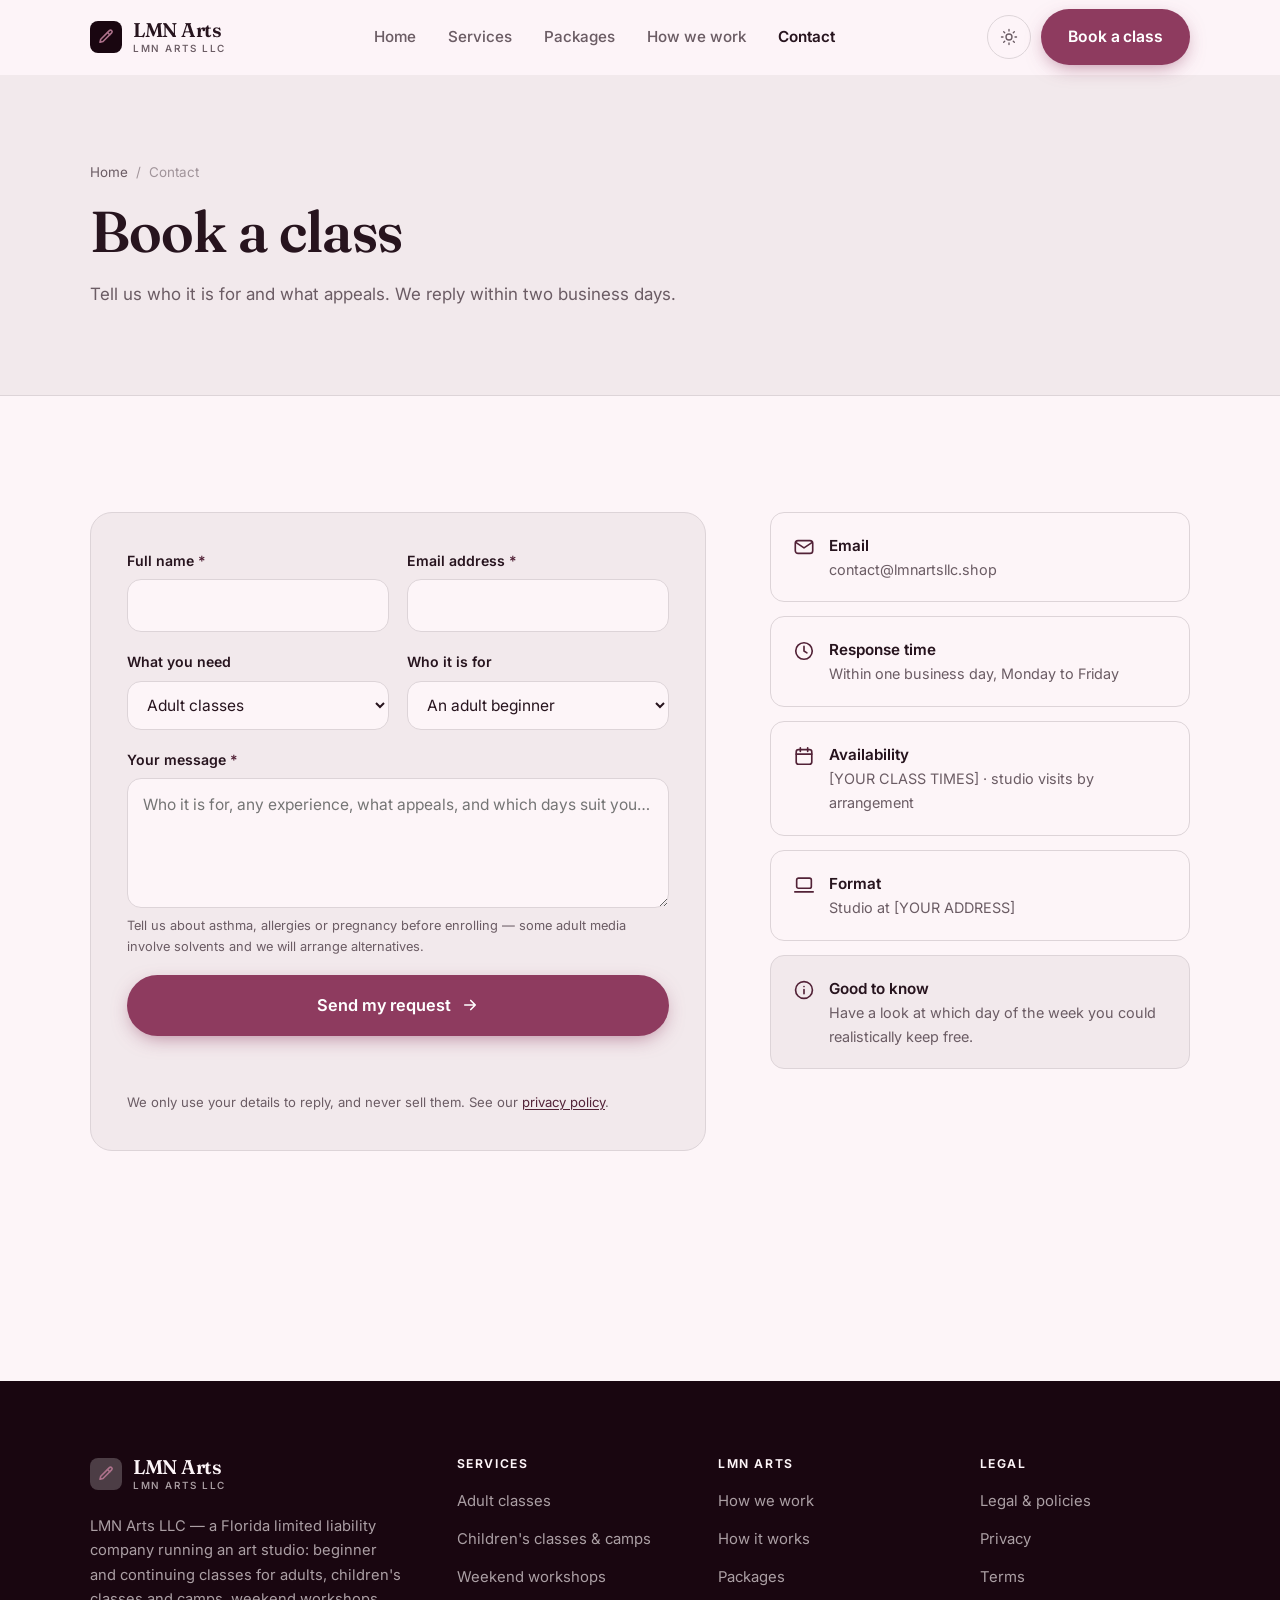
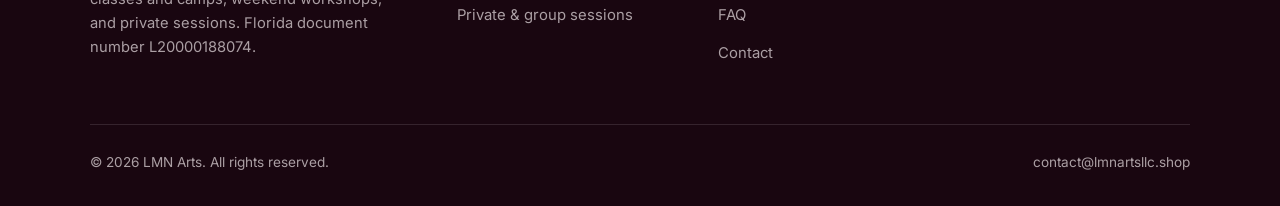
<file: contact.html>
<!DOCTYPE html>
<html lang="en" class="no-js">
<head>
<meta charset="utf-8">
<meta name="viewport" content="width=device-width, initial-scale=1">
<title>Contact — LMN Arts</title>
<meta name="description" content="Contact LMN Arts LLC about classes. We reply within two business days.">
<link rel="canonical" href="https://lmnartsllc.shop/contact.html">

<meta property="og:type" content="website">
<meta property="og:url" content="https://lmnartsllc.shop/contact.html">
<meta property="og:site_name" content="LMN Arts">
<meta property="og:locale" content="en_US">
<meta property="og:title" content="Contact — LMN Arts">
<meta property="og:description" content="Contact LMN Arts LLC about classes. We reply within two business days.">
<meta name="theme-color" content="#190610">

<link rel="icon" href="assets/img/favicon.svg" type="image/svg+xml">
<link rel="preconnect" href="https://fonts.googleapis.com">
<link rel="preconnect" href="https://fonts.gstatic.com" crossorigin>
<link rel="stylesheet" href="https://fonts.googleapis.com/css2?family=Fraunces:opsz,wght@9..144,400;9..144,600;9..144,700&family=Inter:wght@400..700&display=swap">
<link rel="stylesheet" href="assets/css/style.css">

<!-- Thème appliqué avant le premier rendu (évite le flash) -->
<script>
document.documentElement.classList.remove('no-js');
(function(){try{var t=localStorage.getItem('site-theme');if(t){document.documentElement.setAttribute('data-theme',t);}}catch(e){}})();
</script>
</head>

<body>
<a class="skip-link" href="#main">Skip to main content</a>

<header class="site-header">
  <nav class="wrap nav" aria-label="Main navigation">
    <a class="brand" href="index.html">
      <svg class="brand__mark" viewBox="0 0 64 64" aria-hidden="true">
        <rect class="bm-bg" width="64" height="64" rx="16"/>
        <g class="bm-ic" transform="translate(14 14) scale(1.5)" fill="none" stroke-width="2.1" stroke-linecap="round" stroke-linejoin="round"><path d="M16.5 3.5a2.1 2.1 0 0 1 3 3L8 18l-4 1 1-4z"/><path d="M14 6l3 3"/></g>
      </svg>
      <span>LMN Arts<span class="brand__sub">LMN Arts LLC</span></span>
    </a>

    <ul class="nav__links" id="nav-links">
      <li><a href="index.html">Home</a></li>
      <li><a href="programs.html">Services</a></li>
      <li><a href="index.html#pricing">Packages</a></li>
      <li><a href="about.html">How we work</a></li>
      <li><a href="contact.html" aria-current="page">Contact</a></li>
      <li><a class="btn btn--primary" href="contact.html">Book a class</a></li>
    </ul>

    <div class="nav__cta">
      <button class="theme-toggle" type="button" aria-label="Switch to dark theme">
        <svg class="icon-sun" viewBox="0 0 24 24" fill="none" stroke="currentColor" stroke-width="1.8" stroke-linecap="round" aria-hidden="true"><circle cx="12" cy="12" r="4"/><path d="M12 2v2m0 16v2M2 12h2m16 0h2M4.9 4.9l1.4 1.4m11.4 11.4 1.4 1.4M19.1 4.9l-1.4 1.4M6.3 17.7l-1.4 1.4"/></svg>
        <svg class="icon-moon" viewBox="0 0 24 24" fill="none" stroke="currentColor" stroke-width="1.8" stroke-linecap="round" stroke-linejoin="round" aria-hidden="true"><path d="M21 12.8A9 9 0 1 1 11.2 3a7 7 0 0 0 9.8 9.8z"/></svg>
      </button>
      <a class="btn btn--primary" href="contact.html">Book a class</a>
      <button class="nav__toggle" type="button" aria-expanded="false" aria-controls="nav-links" aria-label="Open menu">
        <svg class="icon-open" viewBox="0 0 24 24" fill="none" stroke="currentColor" stroke-width="2" stroke-linecap="round" aria-hidden="true"><path d="M3 6h18M3 12h18M3 18h18"/></svg>
        <svg class="icon-close" viewBox="0 0 24 24" fill="none" stroke="currentColor" stroke-width="2" stroke-linecap="round" aria-hidden="true"><path d="M6 6l12 12M18 6L6 18"/></svg>
      </button>
    </div>
  </nav>
</header>

<main id="main">

<section class="page-head">
  <div class="wrap">
    <nav class="breadcrumb" aria-label="Breadcrumb">
      <a href="index.html">Home</a><span>/</span><span aria-current="page">Contact</span>
    </nav>
    <h1>Book a class</h1>
    <p>Tell us who it is for and what appeals. We reply within two business days.</p>
  </div>
</section>

<section class="section wrap">
  <div class="form-layout">

    <!--
      FORM: the action attribute holds a placeholder id. Create a free form at
      https://formspree.io and replace VOTRE_ID_FORMSPREE. Until then, the button
      opens the visitor's email app with a pre-filled message to contact@lmnartsllc.shop.
    -->
    <form class="form" id="contact-form" action="https://formspree.io/f/VOTRE_ID_FORMSPREE" method="POST"
          data-email="contact@lmnartsllc.shop" data-subject="Class enquiry"
          data-msg-mail="Your email app will open with the message ready to send." data-msg-sending="Sending…"
          data-msg-ok="Thanks! Your message is on its way. We reply within one business day." data-msg-err="Sending failed. Please email us directly at">
      <div class="form__row">
        <div class="field">
          <label for="nom">Full name <span class="req" aria-hidden="true">*</span></label>
          <input type="text" id="nom" name="nom" autocomplete="name" required>
        </div>
        <div class="field">
          <label for="email">Email address <span class="req" aria-hidden="true">*</span></label>
          <input type="email" id="email" name="email" autocomplete="email" required>
        </div>
      </div>

      <div class="form__row">
        <div class="field">
          <label for="programme">What you need</label>
          <select id="programme" name="programme">
            <option>Adult classes</option>
            <option>Children's classes &amp; camps</option>
            <option>Weekend workshops</option>
            <option>Private &amp; group sessions</option>
            <option>Not sure yet</option>
          </select>
        </div>
        <div class="field">
          <label for="niveau">Who it is for</label>
          <select id="niveau" name="niveau">
            <option>An adult beginner</option>
            <option>An adult continuing</option>
            <option>A child</option>
            <option>A private group</option>
          </select>
        </div>
      </div>

      <div class="field">
        <label for="message">Your message <span class="req" aria-hidden="true">*</span></label>
        <textarea id="message" name="message" required placeholder="Who it is for, any experience, what appeals, and which days suit you…"></textarea>
        <span class="field__hint">Tell us about asthma, allergies or pregnancy before enrolling — some adult media involve solvents and we will arrange alternatives.</span>
      </div>

      <!-- Bot trap: hidden from humans -->
      <div class="visually-hidden" aria-hidden="true">
        <label for="site-web">Leave this field empty</label>
        <input type="text" id="site-web" name="_gotcha" tabindex="-1" autocomplete="off">
      </div>

      <button class="btn btn--primary btn--lg" type="submit">Send my request <svg viewBox="0 0 24 24" fill="none" stroke="currentColor" stroke-width="2.2" stroke-linecap="round" stroke-linejoin="round" aria-hidden="true"><path d="M5 12h14M13 6l6 6-6 6"/></svg></button>

      <p id="form-status" class="form__status" role="status" aria-live="polite"></p>

      <p class="form__note">
        We only use your details to reply, and never sell them. See our <a href="legal.html#privacy">privacy policy</a>.
      </p>
    </form>

    <aside class="contact-aside">
      <div class="contact-card">
        <svg viewBox="0 0 24 24" fill="none" stroke="currentColor" stroke-width="1.8" stroke-linecap="round" stroke-linejoin="round" aria-hidden="true"><rect x="2.5" y="5" width="19" height="14" rx="3"/><path d="M3 7l9 6 9-6"/></svg>
        <div><b>Email</b><a href="mailto:contact@lmnartsllc.shop">contact@lmnartsllc.shop</a></div>
      </div>
      <div class="contact-card">
        <svg viewBox="0 0 24 24" fill="none" stroke="currentColor" stroke-width="1.8" stroke-linecap="round" stroke-linejoin="round" aria-hidden="true"><circle cx="12" cy="12" r="9"/><path d="M12 7v5l3.2 2"/></svg>
        <div><b>Response time</b><span>Within one business day, Monday to Friday</span></div>
      </div>
      <div class="contact-card">
        <svg viewBox="0 0 24 24" fill="none" stroke="currentColor" stroke-width="1.8" stroke-linecap="round" stroke-linejoin="round" aria-hidden="true"><rect x="3.5" y="5" width="17" height="16" rx="2.5"/><path d="M8 3v4M16 3v4M3.5 10h17"/></svg>
        <div><b>Availability</b><span>[YOUR CLASS TIMES] · studio visits by arrangement</span></div>
      </div>
      <div class="contact-card">
        <svg viewBox="0 0 24 24" fill="none" stroke="currentColor" stroke-width="1.8" stroke-linecap="round" stroke-linejoin="round" aria-hidden="true"><rect x="4" y="4.5" width="16" height="11" rx="2"/><path d="M2 19.5h20"/></svg>
        <div><b>Format</b><span>Studio at [YOUR ADDRESS]</span></div>
      </div>
      <div class="contact-card contact-card--soft">
        <svg viewBox="0 0 24 24" fill="none" stroke="currentColor" stroke-width="1.8" stroke-linecap="round" stroke-linejoin="round" aria-hidden="true"><circle cx="12" cy="12" r="9.2"/><path d="M12 16v-4.5M12 8.2v.1"/></svg>
        <div><b>Good to know</b><span>Have a look at which day of the week you could realistically keep free.</span></div>
      </div>
    </aside>

  </div>
</section>

</main>

<footer class="site-footer">
  <div class="wrap">
    <div class="footer__grid">
      <div class="footer__brand">
        <a class="brand" href="index.html">
          <svg class="brand__mark" viewBox="0 0 64 64" aria-hidden="true">
        <rect class="bm-bg" width="64" height="64" rx="16"/>
        <g class="bm-ic" transform="translate(14 14) scale(1.5)" fill="none" stroke-width="2.1" stroke-linecap="round" stroke-linejoin="round"><path d="M16.5 3.5a2.1 2.1 0 0 1 3 3L8 18l-4 1 1-4z"/><path d="M14 6l3 3"/></g>
      </svg>
          <span>LMN Arts<span class="brand__sub">LMN Arts LLC</span></span>
        </a>
        <p>LMN Arts LLC — a Florida limited liability company running an art studio: beginner and continuing classes for adults, children's classes and camps, weekend workshops, and private sessions. Florida document number L20000188074.</p>
      </div>

      <div class="footer__col">
        <h4>Services</h4>
        <ul>
          <li><a href="programs.html#adults">Adult classes</a></li>
          <li><a href="programs.html#children">Children's classes &amp; camps</a></li>
          <li><a href="programs.html#workshops">Weekend workshops</a></li>
          <li><a href="programs.html#private">Private &amp; group sessions</a></li>
        </ul>
      </div>

      <div class="footer__col">
        <h4>LMN Arts</h4>
        <ul>
          <li><a href="about.html">How we work</a></li>
          <li><a href="index.html#how-it-works">How it works</a></li>
          <li><a href="index.html#pricing">Packages</a></li>
          <li><a href="index.html#faq">FAQ</a></li>
          <li><a href="contact.html">Contact</a></li>
        </ul>
      </div>

      <div class="footer__col">
        <h4>Legal</h4>
        <ul>
          <li><a href="legal.html">Legal &amp; policies</a></li>
          <li><a href="legal.html#privacy">Privacy</a></li>
          <li><a href="legal.html#terms">Terms</a></li>
        </ul>
      </div>
    </div>

    <div class="footer__bottom">
      <p>© <span data-year>2026</span> LMN Arts. All rights reserved.</p>
      <p><a href="mailto:contact@lmnartsllc.shop">contact@lmnartsllc.shop</a></p>
    </div>
  </div>
</footer>

<script src="assets/js/main.js" defer></script>
</body>
</html>
</file>
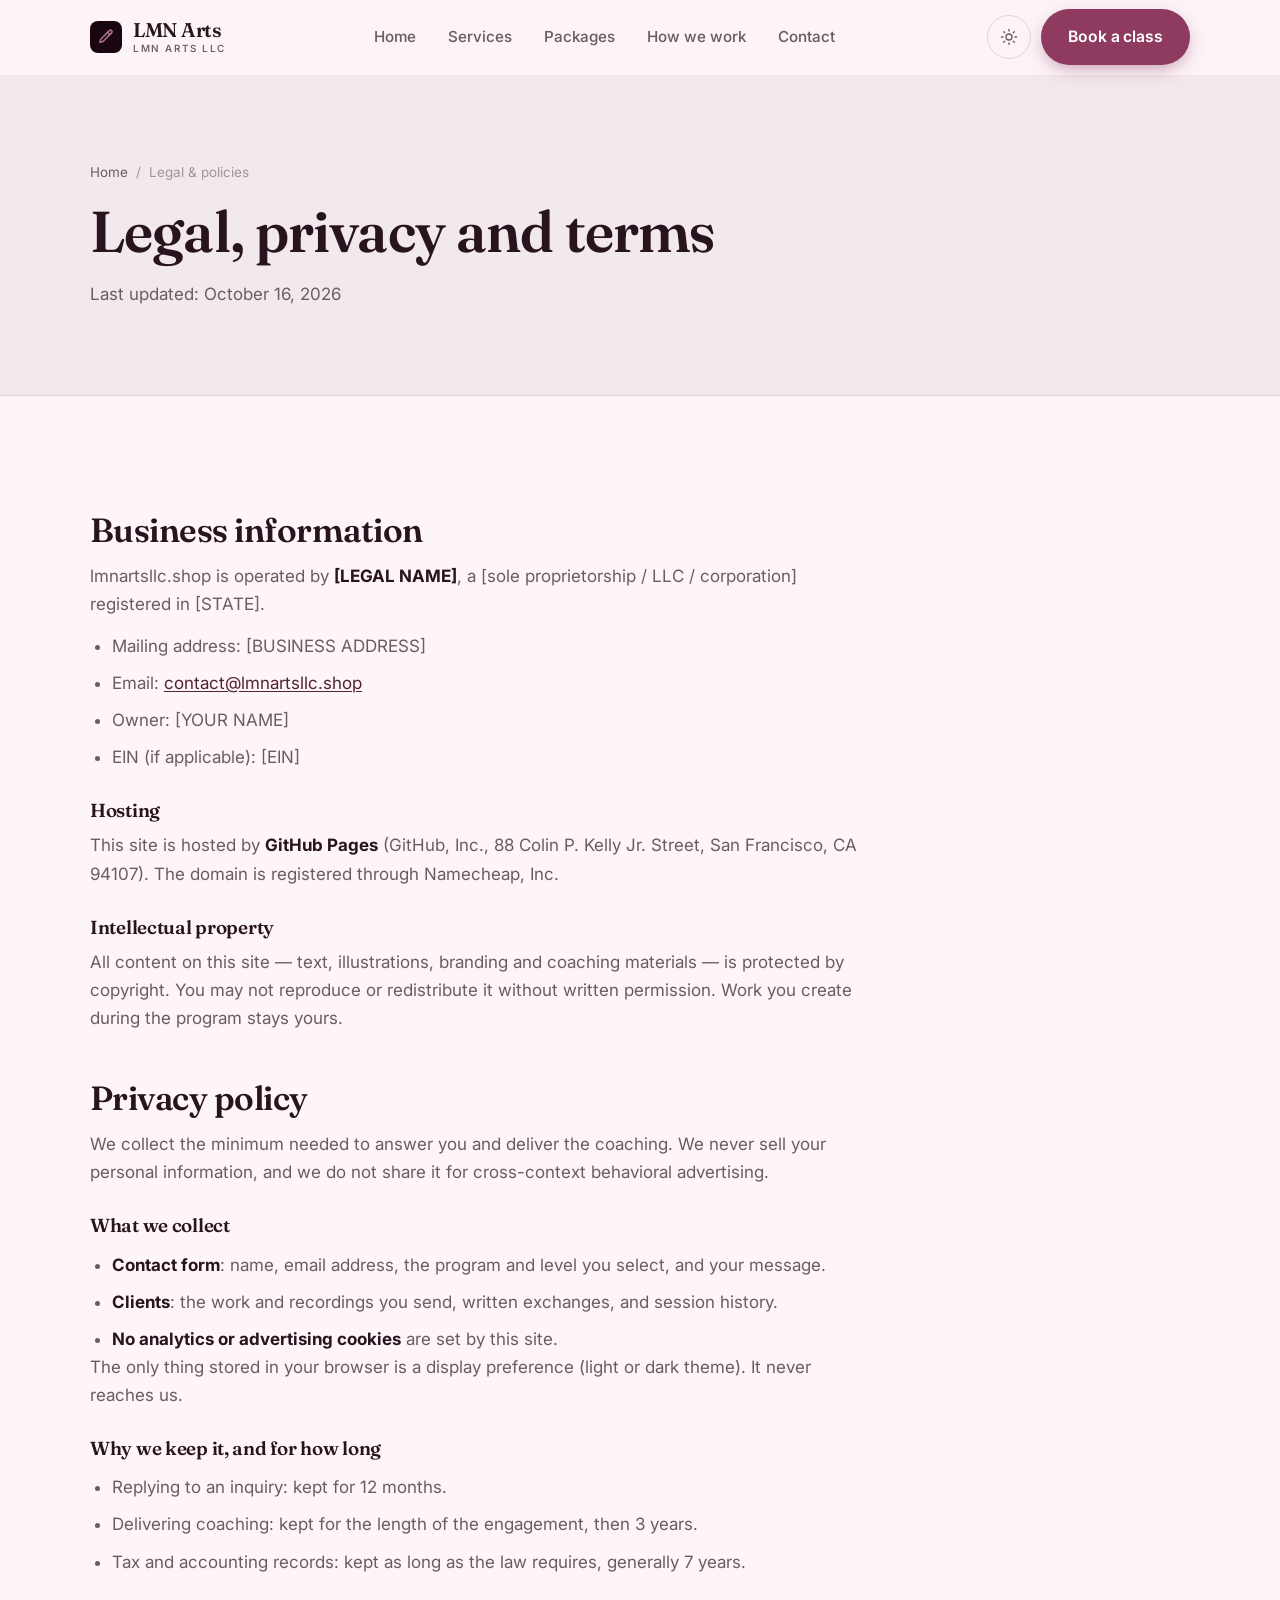
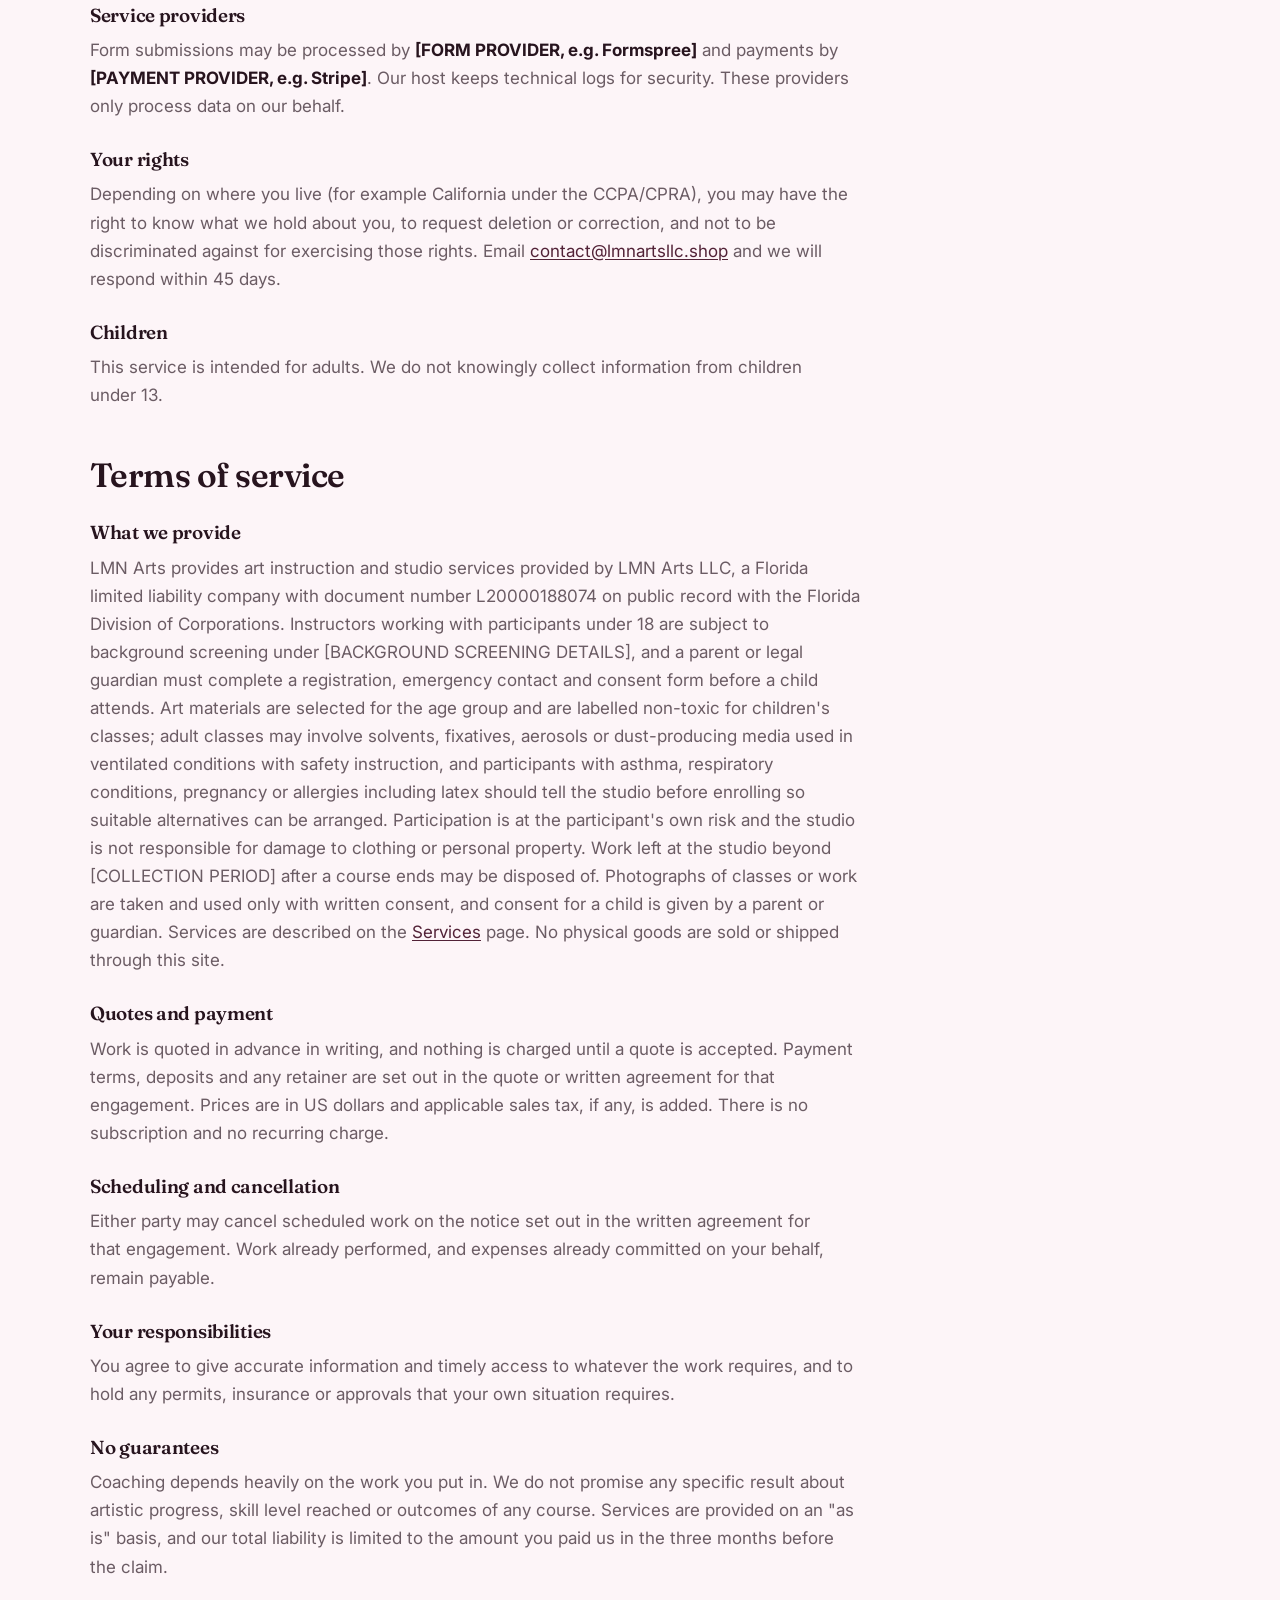
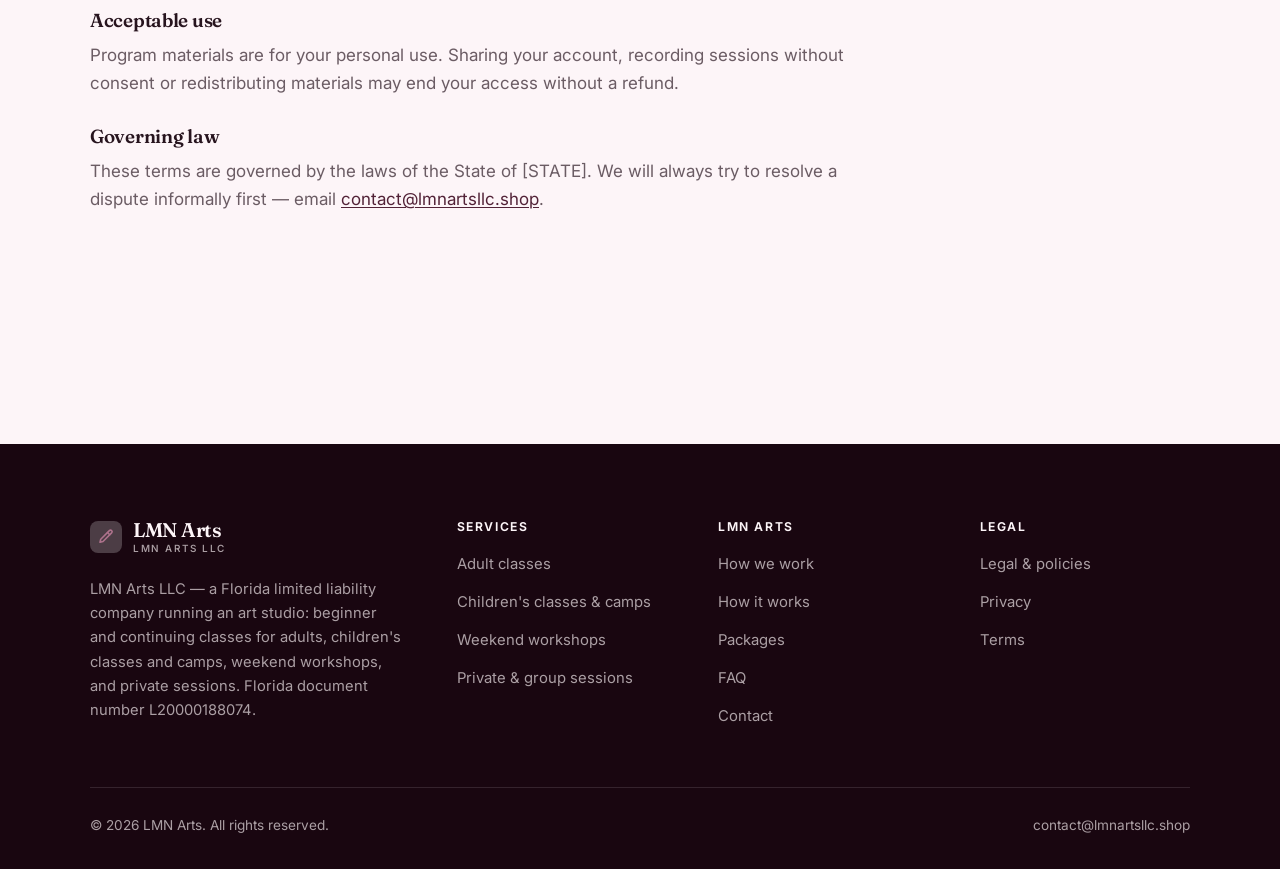
<file: legal.html>
<!DOCTYPE html>
<html lang="en" class="no-js">
<head>
<meta charset="utf-8">
<meta name="viewport" content="width=device-width, initial-scale=1">
<title>Legal, privacy and terms — LMN Arts</title>
<meta name="description" content="Business information, privacy policy and terms of service for LMN Arts.">
<meta name="robots" content="noindex">

<meta property="og:type" content="website">
<meta property="og:url" content="https://lmnartsllc.shop/legal.html">
<meta property="og:site_name" content="LMN Arts">
<meta property="og:locale" content="en_US">
<meta property="og:title" content="Legal, privacy and terms — LMN Arts">
<meta property="og:description" content="Business information, privacy policy and terms of service for LMN Arts.">
<meta name="theme-color" content="#190610">

<link rel="icon" href="assets/img/favicon.svg" type="image/svg+xml">
<link rel="preconnect" href="https://fonts.googleapis.com">
<link rel="preconnect" href="https://fonts.gstatic.com" crossorigin>
<link rel="stylesheet" href="https://fonts.googleapis.com/css2?family=Fraunces:opsz,wght@9..144,400;9..144,600;9..144,700&family=Inter:wght@400..700&display=swap">
<link rel="stylesheet" href="assets/css/style.css">

<!-- Thème appliqué avant le premier rendu (évite le flash) -->
<script>
document.documentElement.classList.remove('no-js');
(function(){try{var t=localStorage.getItem('site-theme');if(t){document.documentElement.setAttribute('data-theme',t);}}catch(e){}})();
</script>
</head>

<body>
<a class="skip-link" href="#main">Skip to main content</a>

<header class="site-header">
  <nav class="wrap nav" aria-label="Main navigation">
    <a class="brand" href="index.html">
      <svg class="brand__mark" viewBox="0 0 64 64" aria-hidden="true">
        <rect class="bm-bg" width="64" height="64" rx="16"/>
        <g class="bm-ic" transform="translate(14 14) scale(1.5)" fill="none" stroke-width="2.1" stroke-linecap="round" stroke-linejoin="round"><path d="M16.5 3.5a2.1 2.1 0 0 1 3 3L8 18l-4 1 1-4z"/><path d="M14 6l3 3"/></g>
      </svg>
      <span>LMN Arts<span class="brand__sub">LMN Arts LLC</span></span>
    </a>

    <ul class="nav__links" id="nav-links">
      <li><a href="index.html">Home</a></li>
      <li><a href="programs.html">Services</a></li>
      <li><a href="index.html#pricing">Packages</a></li>
      <li><a href="about.html">How we work</a></li>
      <li><a href="contact.html">Contact</a></li>
      <li><a class="btn btn--primary" href="contact.html">Book a class</a></li>
    </ul>

    <div class="nav__cta">
      <button class="theme-toggle" type="button" aria-label="Switch to dark theme">
        <svg class="icon-sun" viewBox="0 0 24 24" fill="none" stroke="currentColor" stroke-width="1.8" stroke-linecap="round" aria-hidden="true"><circle cx="12" cy="12" r="4"/><path d="M12 2v2m0 16v2M2 12h2m16 0h2M4.9 4.9l1.4 1.4m11.4 11.4 1.4 1.4M19.1 4.9l-1.4 1.4M6.3 17.7l-1.4 1.4"/></svg>
        <svg class="icon-moon" viewBox="0 0 24 24" fill="none" stroke="currentColor" stroke-width="1.8" stroke-linecap="round" stroke-linejoin="round" aria-hidden="true"><path d="M21 12.8A9 9 0 1 1 11.2 3a7 7 0 0 0 9.8 9.8z"/></svg>
      </button>
      <a class="btn btn--primary" href="contact.html">Book a class</a>
      <button class="nav__toggle" type="button" aria-expanded="false" aria-controls="nav-links" aria-label="Open menu">
        <svg class="icon-open" viewBox="0 0 24 24" fill="none" stroke="currentColor" stroke-width="2" stroke-linecap="round" aria-hidden="true"><path d="M3 6h18M3 12h18M3 18h18"/></svg>
        <svg class="icon-close" viewBox="0 0 24 24" fill="none" stroke="currentColor" stroke-width="2" stroke-linecap="round" aria-hidden="true"><path d="M6 6l12 12M18 6L6 18"/></svg>
      </button>
    </div>
  </nav>
</header>

<main id="main">

<section class="page-head">
  <div class="wrap">
    <nav class="breadcrumb" aria-label="Breadcrumb">
      <a href="index.html">Home</a><span>/</span><span aria-current="page">Legal &amp; policies</span>
    </nav>
    <h1>Legal, privacy and terms</h1>
    <p>Last updated: <time datetime="2026-10-16">October 16, 2026</time></p>
  </div>
</section>

<section class="section wrap">
  <div class="prose">

    <!--
      TO DO: this is a skeleton, not legal advice. Replace every [BRACKET] with
      your real details before selling, and have a lawyer review it if you can.
      Consumer protection rules differ by state.
    -->

    <h2 id="business">Business information</h2>
    <p>
      lmnartsllc.shop is operated by <strong>[LEGAL NAME]</strong>, a [sole proprietorship / LLC / corporation]
      registered in [STATE].
    </p>
    <ul>
      <li>Mailing address: [BUSINESS ADDRESS]</li>
      <li>Email: <a href="mailto:contact@lmnartsllc.shop">contact@lmnartsllc.shop</a></li>
      <li>Owner: [YOUR NAME]</li>
      <li>EIN (if applicable): [EIN]</li>
    </ul>

    <h3>Hosting</h3>
    <p>
      This site is hosted by <strong>GitHub Pages</strong> (GitHub, Inc., 88 Colin P. Kelly Jr. Street,
      San Francisco, CA 94107). The domain is registered through Namecheap, Inc.
    </p>

    <h3>Intellectual property</h3>
    <p>
      All content on this site — text, illustrations, branding and coaching materials — is protected by
      copyright. You may not reproduce or redistribute it without written permission. Work you create during
      the program stays yours.
    </p>

    <h2 id="privacy">Privacy policy</h2>
    <p>
      We collect the minimum needed to answer you and deliver the coaching. We never sell your personal
      information, and we do not share it for cross-context behavioral advertising.
    </p>
    <h3>What we collect</h3>
    <ul>
      <li><strong>Contact form</strong>: name, email address, the program and level you select, and your message.</li>
      <li><strong>Clients</strong>: the work and recordings you send, written exchanges, and session history.</li>
      <li><strong>No analytics or advertising cookies</strong> are set by this site.</li>
    </ul>
    <p>
      The only thing stored in your browser is a display preference (light or dark theme). It never reaches us.
    </p>
    <h3>Why we keep it, and for how long</h3>
    <ul>
      <li>Replying to an inquiry: kept for 12 months.</li>
      <li>Delivering coaching: kept for the length of the engagement, then 3 years.</li>
      <li>Tax and accounting records: kept as long as the law requires, generally 7 years.</li>
    </ul>
    <h3>Service providers</h3>
    <p>
      Form submissions may be processed by <strong>[FORM PROVIDER, e.g. Formspree]</strong> and payments by
      <strong>[PAYMENT PROVIDER, e.g. Stripe]</strong>. Our host keeps technical logs for security. These
      providers only process data on our behalf.
    </p>
    <h3>Your rights</h3>
    <p>
      Depending on where you live (for example California under the CCPA/CPRA), you may have the right to
      know what we hold about you, to request deletion or correction, and not to be discriminated against for
      exercising those rights. Email <a href="mailto:contact@lmnartsllc.shop">contact@lmnartsllc.shop</a> and we will respond within 45 days.
    </p>
    <h3>Children</h3>
    <p>
      This service is intended for adults. We do not knowingly collect information from children under 13.
    </p>

    <h2 id="terms">Terms of service</h2>
    <h3>What we provide</h3>
    <p>
      LMN Arts provides art instruction and studio services provided by LMN Arts LLC, a Florida limited liability company with document number L20000188074 on public record with the Florida Division of Corporations. Instructors working with participants under 18 are subject to background screening under [BACKGROUND SCREENING DETAILS], and a parent or legal guardian must complete a registration, emergency contact and consent form before a child attends. Art materials are selected for the age group and are labelled non-toxic for children's classes; adult classes may involve solvents, fixatives, aerosols or dust-producing media used in ventilated conditions with safety instruction, and participants with asthma, respiratory conditions, pregnancy or allergies including latex should tell the studio before enrolling so suitable alternatives can be arranged. Participation is at the participant's own risk and the studio is not responsible for damage to clothing or personal property. Work left at the studio beyond [COLLECTION PERIOD] after a course ends may be disposed of. Photographs of classes or work are taken and used only with written consent, and consent for a child is given by a parent or guardian. Services are described on the
      <a href="programs.html">Services</a> page. No physical goods are sold or shipped through this site.
    </p>
    <h3>Quotes and payment</h3>
    <p>
      Work is quoted in advance in writing, and nothing is charged until a quote is accepted. Payment terms,
      deposits and any retainer are set out in the quote or written agreement for that engagement. Prices are in
      US dollars and applicable sales tax, if any, is added. There is no subscription and no recurring charge.
    </p>
    <h3>Scheduling and cancellation</h3>
    <p>
      Either party may cancel scheduled work on the notice set out in the written agreement for that engagement.
      Work already performed, and expenses already committed on your behalf, remain payable.
    </p>
    <h3>Your responsibilities</h3>
    <p>
      You agree to give accurate information and timely access to whatever the work requires, and to hold any
      permits, insurance or approvals that your own situation requires.
    </p>

    <h3>No guarantees</h3>
    <p>
      Coaching depends heavily on the work you put in. We do not promise any specific result
      about artistic progress, skill level reached or outcomes of any course. Services are provided on an "as is" basis, and our total
      liability is limited to the amount you paid us in the three months before the claim.
    </p>
    <h3>Acceptable use</h3>
    <p>
      Program materials are for your personal use. Sharing your account, recording sessions without consent
      or redistributing materials may end your access without a refund.
    </p>
    <h3>Governing law</h3>
    <p>
      These terms are governed by the laws of the State of [STATE]. We will always try to resolve a dispute
      informally first — email <a href="mailto:contact@lmnartsllc.shop">contact@lmnartsllc.shop</a>.
    </p>

  </div>
</section>

</main>

<footer class="site-footer">
  <div class="wrap">
    <div class="footer__grid">
      <div class="footer__brand">
        <a class="brand" href="index.html">
          <svg class="brand__mark" viewBox="0 0 64 64" aria-hidden="true">
        <rect class="bm-bg" width="64" height="64" rx="16"/>
        <g class="bm-ic" transform="translate(14 14) scale(1.5)" fill="none" stroke-width="2.1" stroke-linecap="round" stroke-linejoin="round"><path d="M16.5 3.5a2.1 2.1 0 0 1 3 3L8 18l-4 1 1-4z"/><path d="M14 6l3 3"/></g>
      </svg>
          <span>LMN Arts<span class="brand__sub">LMN Arts LLC</span></span>
        </a>
        <p>LMN Arts LLC — a Florida limited liability company running an art studio: beginner and continuing classes for adults, children's classes and camps, weekend workshops, and private sessions. Florida document number L20000188074.</p>
      </div>

      <div class="footer__col">
        <h4>Services</h4>
        <ul>
          <li><a href="programs.html#adults">Adult classes</a></li>
          <li><a href="programs.html#children">Children's classes &amp; camps</a></li>
          <li><a href="programs.html#workshops">Weekend workshops</a></li>
          <li><a href="programs.html#private">Private &amp; group sessions</a></li>
        </ul>
      </div>

      <div class="footer__col">
        <h4>LMN Arts</h4>
        <ul>
          <li><a href="about.html">How we work</a></li>
          <li><a href="index.html#how-it-works">How it works</a></li>
          <li><a href="index.html#pricing">Packages</a></li>
          <li><a href="index.html#faq">FAQ</a></li>
          <li><a href="contact.html">Contact</a></li>
        </ul>
      </div>

      <div class="footer__col">
        <h4>Legal</h4>
        <ul>
          <li><a href="legal.html">Legal &amp; policies</a></li>
          <li><a href="legal.html#privacy">Privacy</a></li>
          <li><a href="legal.html#terms">Terms</a></li>
        </ul>
      </div>
    </div>

    <div class="footer__bottom">
      <p>© <span data-year>2026</span> LMN Arts. All rights reserved.</p>
      <p><a href="mailto:contact@lmnartsllc.shop">contact@lmnartsllc.shop</a></p>
    </div>
  </div>
</footer>

<script src="assets/js/main.js" defer></script>
</body>
</html>
</file>
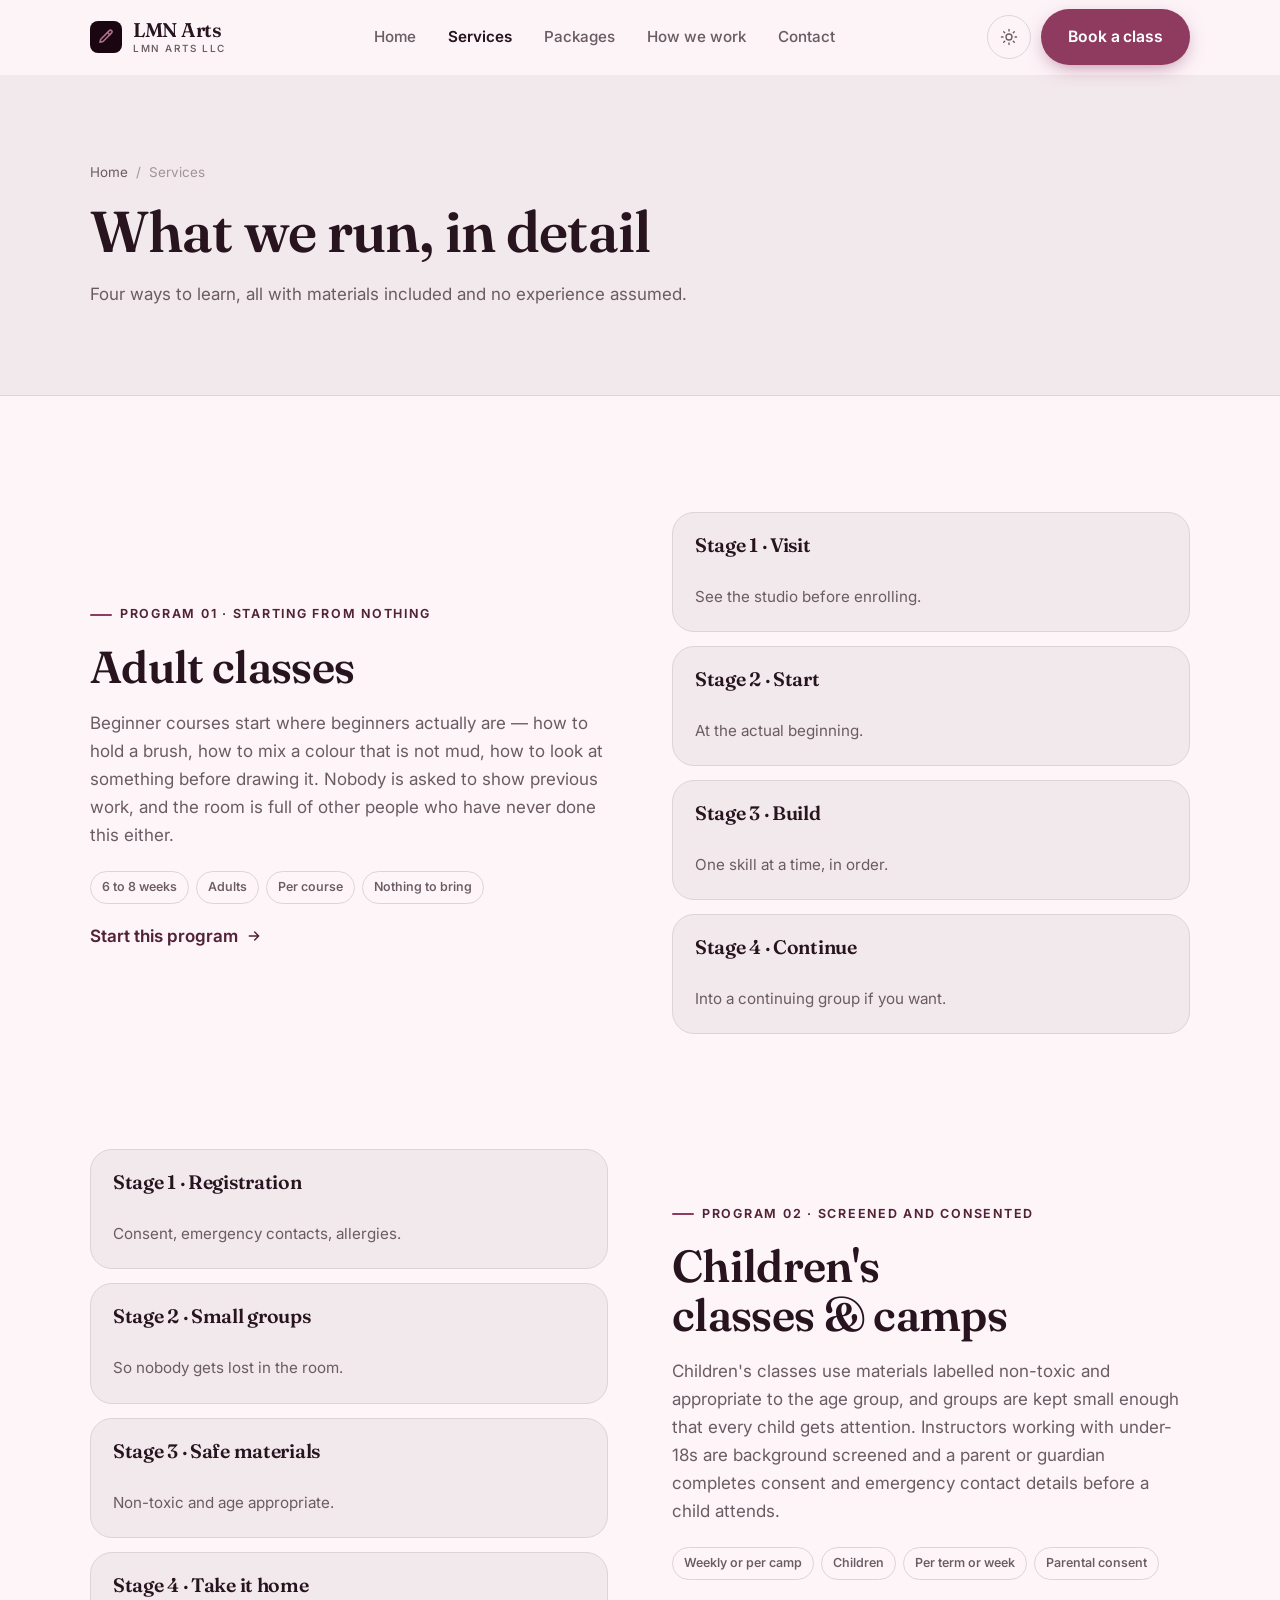
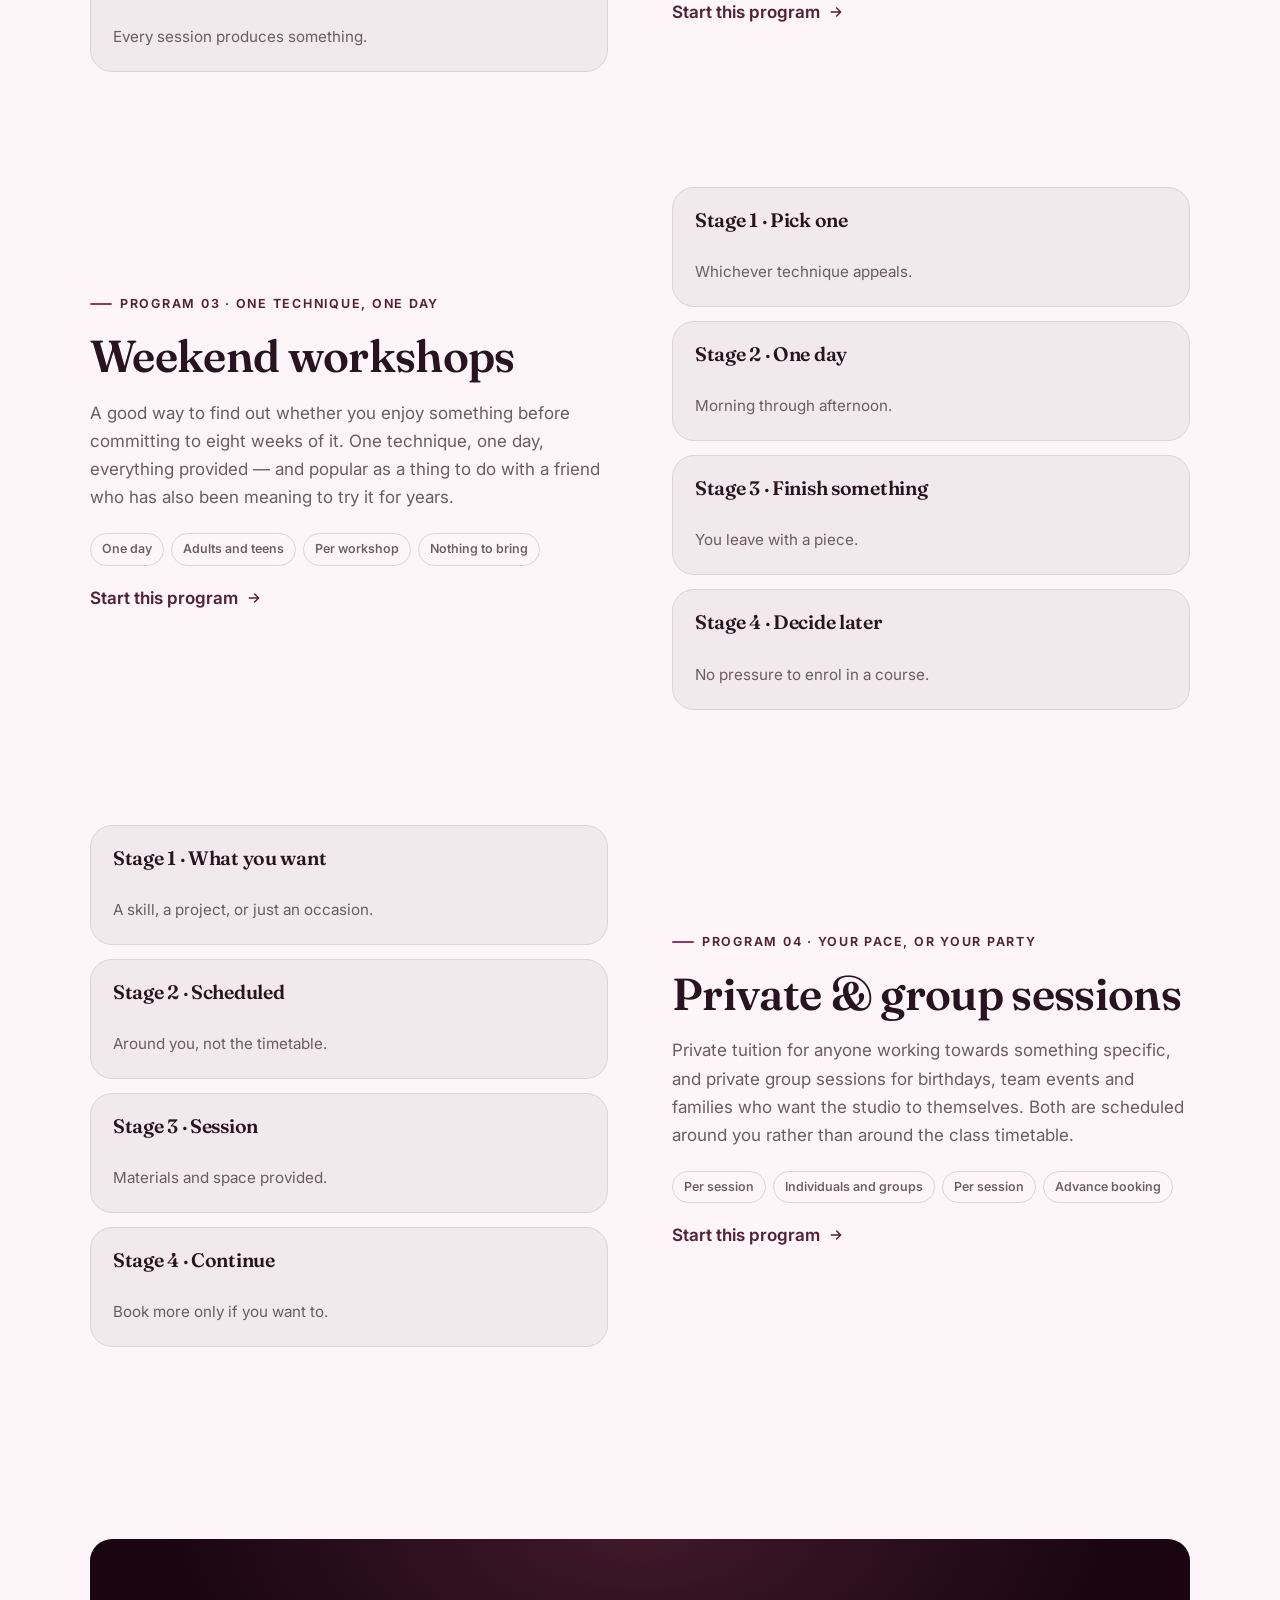
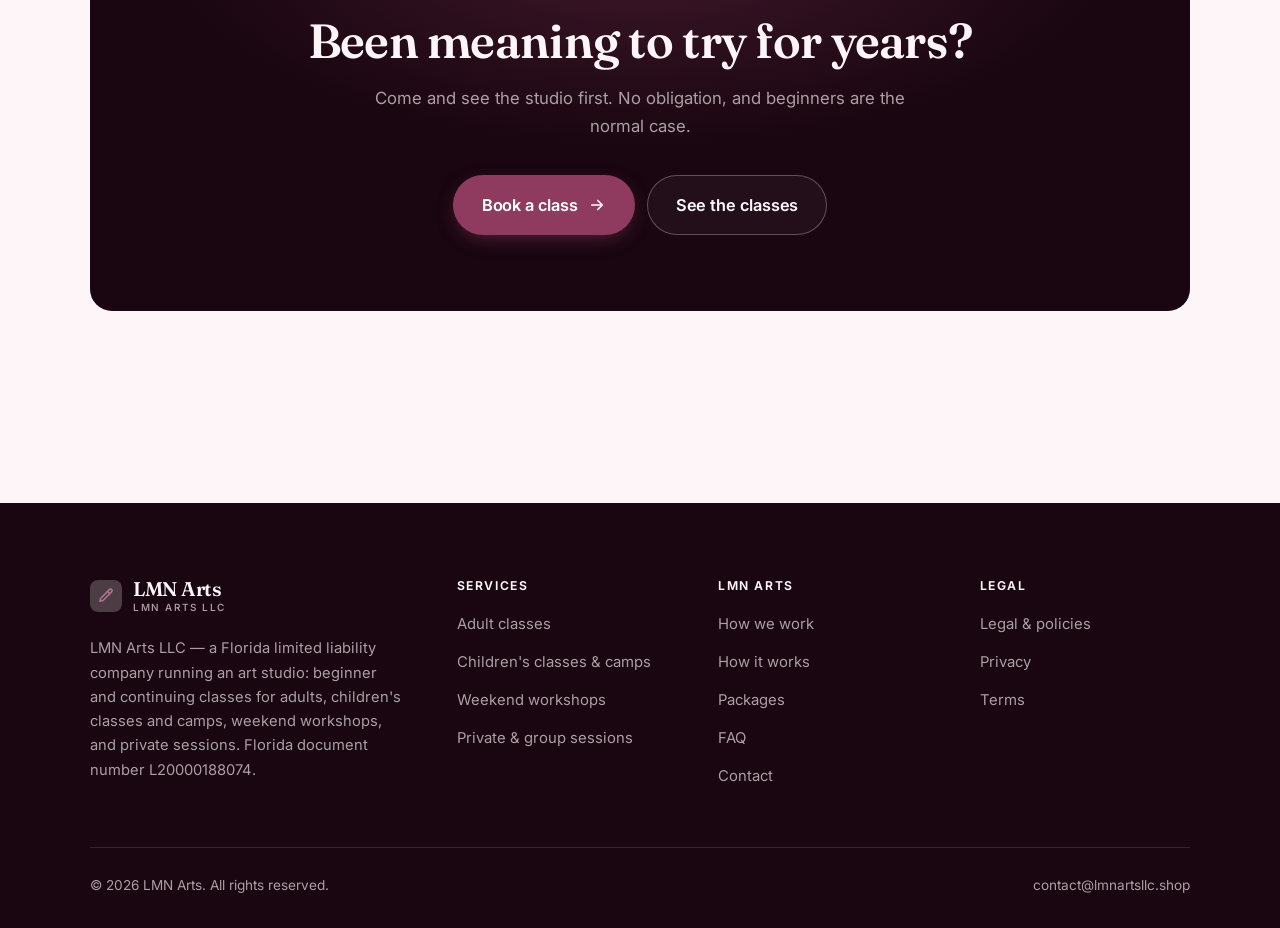
<file: programs.html>
<!DOCTYPE html>
<html lang="en" class="no-js">
<head>
<meta charset="utf-8">
<meta name="viewport" content="width=device-width, initial-scale=1">
<title>Services — LMN Arts</title>
<meta name="description" content="Classes at LMN Arts LLC: adult courses, children's classes and camps, weekend workshops, and private and group sessions.">
<link rel="canonical" href="https://lmnartsllc.shop/programs.html">

<meta property="og:type" content="website">
<meta property="og:url" content="https://lmnartsllc.shop/programs.html">
<meta property="og:site_name" content="LMN Arts">
<meta property="og:locale" content="en_US">
<meta property="og:title" content="Services — LMN Arts">
<meta property="og:description" content="Classes at LMN Arts LLC: adult courses, children's classes and camps, weekend workshops, and private and group sessions.">
<meta name="theme-color" content="#190610">

<link rel="icon" href="assets/img/favicon.svg" type="image/svg+xml">
<link rel="preconnect" href="https://fonts.googleapis.com">
<link rel="preconnect" href="https://fonts.gstatic.com" crossorigin>
<link rel="stylesheet" href="https://fonts.googleapis.com/css2?family=Fraunces:opsz,wght@9..144,400;9..144,600;9..144,700&family=Inter:wght@400..700&display=swap">
<link rel="stylesheet" href="assets/css/style.css">

<!-- Thème appliqué avant le premier rendu (évite le flash) -->
<script>
document.documentElement.classList.remove('no-js');
(function(){try{var t=localStorage.getItem('site-theme');if(t){document.documentElement.setAttribute('data-theme',t);}}catch(e){}})();
</script>
</head>

<body>
<a class="skip-link" href="#main">Skip to main content</a>

<header class="site-header">
  <nav class="wrap nav" aria-label="Main navigation">
    <a class="brand" href="index.html">
      <svg class="brand__mark" viewBox="0 0 64 64" aria-hidden="true">
        <rect class="bm-bg" width="64" height="64" rx="16"/>
        <g class="bm-ic" transform="translate(14 14) scale(1.5)" fill="none" stroke-width="2.1" stroke-linecap="round" stroke-linejoin="round"><path d="M16.5 3.5a2.1 2.1 0 0 1 3 3L8 18l-4 1 1-4z"/><path d="M14 6l3 3"/></g>
      </svg>
      <span>LMN Arts<span class="brand__sub">LMN Arts LLC</span></span>
    </a>

    <ul class="nav__links" id="nav-links">
      <li><a href="index.html">Home</a></li>
      <li><a href="programs.html" aria-current="page">Services</a></li>
      <li><a href="index.html#pricing">Packages</a></li>
      <li><a href="about.html">How we work</a></li>
      <li><a href="contact.html">Contact</a></li>
      <li><a class="btn btn--primary" href="contact.html">Book a class</a></li>
    </ul>

    <div class="nav__cta">
      <button class="theme-toggle" type="button" aria-label="Switch to dark theme">
        <svg class="icon-sun" viewBox="0 0 24 24" fill="none" stroke="currentColor" stroke-width="1.8" stroke-linecap="round" aria-hidden="true"><circle cx="12" cy="12" r="4"/><path d="M12 2v2m0 16v2M2 12h2m16 0h2M4.9 4.9l1.4 1.4m11.4 11.4 1.4 1.4M19.1 4.9l-1.4 1.4M6.3 17.7l-1.4 1.4"/></svg>
        <svg class="icon-moon" viewBox="0 0 24 24" fill="none" stroke="currentColor" stroke-width="1.8" stroke-linecap="round" stroke-linejoin="round" aria-hidden="true"><path d="M21 12.8A9 9 0 1 1 11.2 3a7 7 0 0 0 9.8 9.8z"/></svg>
      </button>
      <a class="btn btn--primary" href="contact.html">Book a class</a>
      <button class="nav__toggle" type="button" aria-expanded="false" aria-controls="nav-links" aria-label="Open menu">
        <svg class="icon-open" viewBox="0 0 24 24" fill="none" stroke="currentColor" stroke-width="2" stroke-linecap="round" aria-hidden="true"><path d="M3 6h18M3 12h18M3 18h18"/></svg>
        <svg class="icon-close" viewBox="0 0 24 24" fill="none" stroke="currentColor" stroke-width="2" stroke-linecap="round" aria-hidden="true"><path d="M6 6l12 12M18 6L6 18"/></svg>
      </button>
    </div>
  </nav>
</header>

<main id="main">

<section class="page-head">
  <div class="wrap">
    <nav class="breadcrumb" aria-label="Breadcrumb">
      <a href="index.html">Home</a><span>/</span><span aria-current="page">Services</span>
    </nav>
    <h1>What we run, in detail</h1>
    <p>Four ways to learn, all with materials included and no experience assumed.</p>
  </div>
</section>

<section class="section wrap" id="adults">
  <div class="split reveal">
    <div>
      <span class="eyebrow">Program 01 · Starting from nothing</span>
      <h2>Adult classes</h2>
      <p>Beginner courses start where beginners actually are — how to hold a brush, how to mix a colour that is not mud, how to look at something before drawing it. Nobody is asked to show previous work, and the room is full of other people who have never done this either.</p>
      <ul class="tags"><li>6 to 8 weeks</li><li>Adults</li><li>Per course</li><li>Nothing to bring</li></ul>
      <p><a class="arrow-link" href="contact.html">Start this program <svg viewBox="0 0 24 24" fill="none" stroke="currentColor" stroke-width="2.2" stroke-linecap="round" stroke-linejoin="round" aria-hidden="true"><path d="M5 12h14M13 6l6 6-6 6"/></svg></a></p>
    </div>
    <div class="grid grid--2 grid--tight">
      <article class="card card--sm">
        <h3>Stage 1 · Visit</h3>
        <p>See the studio before enrolling.</p>
      </article>
      <article class="card card--sm">
        <h3>Stage 2 · Start</h3>
        <p>At the actual beginning.</p>
      </article>
      <article class="card card--sm">
        <h3>Stage 3 · Build</h3>
        <p>One skill at a time, in order.</p>
      </article>
      <article class="card card--sm">
        <h3>Stage 4 · Continue</h3>
        <p>Into a continuing group if you want.</p>
      </article>
    </div>
  </div>
</section>

<section class="section section--flush wrap" id="children">
  <div class="split reveal">
    <div class="grid grid--2 grid--tight">
      <article class="card card--sm">
        <h3>Stage 1 · Registration</h3>
        <p>Consent, emergency contacts, allergies.</p>
      </article>
      <article class="card card--sm">
        <h3>Stage 2 · Small groups</h3>
        <p>So nobody gets lost in the room.</p>
      </article>
      <article class="card card--sm">
        <h3>Stage 3 · Safe materials</h3>
        <p>Non-toxic and age appropriate.</p>
      </article>
      <article class="card card--sm">
        <h3>Stage 4 · Take it home</h3>
        <p>Every session produces something.</p>
      </article>
    </div>
    <div>
      <span class="eyebrow">Program 02 · Screened and consented</span>
      <h2>Children's classes &amp; camps</h2>
      <p>Children's classes use materials labelled non-toxic and appropriate to the age group, and groups are kept small enough that every child gets attention. Instructors working with under-18s are background screened and a parent or guardian completes consent and emergency contact details before a child attends.</p>
      <ul class="tags"><li>Weekly or per camp</li><li>Children</li><li>Per term or week</li><li>Parental consent</li></ul>
      <p><a class="arrow-link" href="contact.html">Start this program <svg viewBox="0 0 24 24" fill="none" stroke="currentColor" stroke-width="2.2" stroke-linecap="round" stroke-linejoin="round" aria-hidden="true"><path d="M5 12h14M13 6l6 6-6 6"/></svg></a></p>
    </div>
  </div>
</section>

<section class="section section--flush wrap" id="workshops">
  <div class="split reveal">
    <div>
      <span class="eyebrow">Program 03 · One technique, one day</span>
      <h2>Weekend workshops</h2>
      <p>A good way to find out whether you enjoy something before committing to eight weeks of it. One technique, one day, everything provided — and popular as a thing to do with a friend who has also been meaning to try it for years.</p>
      <ul class="tags"><li>One day</li><li>Adults and teens</li><li>Per workshop</li><li>Nothing to bring</li></ul>
      <p><a class="arrow-link" href="contact.html">Start this program <svg viewBox="0 0 24 24" fill="none" stroke="currentColor" stroke-width="2.2" stroke-linecap="round" stroke-linejoin="round" aria-hidden="true"><path d="M5 12h14M13 6l6 6-6 6"/></svg></a></p>
    </div>
    <div class="grid grid--2 grid--tight">
      <article class="card card--sm">
        <h3>Stage 1 · Pick one</h3>
        <p>Whichever technique appeals.</p>
      </article>
      <article class="card card--sm">
        <h3>Stage 2 · One day</h3>
        <p>Morning through afternoon.</p>
      </article>
      <article class="card card--sm">
        <h3>Stage 3 · Finish something</h3>
        <p>You leave with a piece.</p>
      </article>
      <article class="card card--sm">
        <h3>Stage 4 · Decide later</h3>
        <p>No pressure to enrol in a course.</p>
      </article>
    </div>
  </div>
</section>

<section class="section section--flush wrap" id="private">
  <div class="split reveal">
    <div class="grid grid--2 grid--tight">
      <article class="card card--sm">
        <h3>Stage 1 · What you want</h3>
        <p>A skill, a project, or just an occasion.</p>
      </article>
      <article class="card card--sm">
        <h3>Stage 2 · Scheduled</h3>
        <p>Around you, not the timetable.</p>
      </article>
      <article class="card card--sm">
        <h3>Stage 3 · Session</h3>
        <p>Materials and space provided.</p>
      </article>
      <article class="card card--sm">
        <h3>Stage 4 · Continue</h3>
        <p>Book more only if you want to.</p>
      </article>
    </div>
    <div>
      <span class="eyebrow">Program 04 · Your pace, or your party</span>
      <h2>Private &amp; group sessions</h2>
      <p>Private tuition for anyone working towards something specific, and private group sessions for birthdays, team events and families who want the studio to themselves. Both are scheduled around you rather than around the class timetable.</p>
      <ul class="tags"><li>Per session</li><li>Individuals and groups</li><li>Per session</li><li>Advance booking</li></ul>
      <p><a class="arrow-link" href="contact.html">Start this program <svg viewBox="0 0 24 24" fill="none" stroke="currentColor" stroke-width="2.2" stroke-linecap="round" stroke-linejoin="round" aria-hidden="true"><path d="M5 12h14M13 6l6 6-6 6"/></svg></a></p>
    </div>
  </div>
</section>

<section class="wrap section--tight">
  <div class="cta-band reveal">
    <h2>Been meaning to try for years?</h2>
    <p>Come and see the studio first. No obligation, and beginners are the normal case.</p>
    <div class="hero__actions">
      <a class="btn btn--primary btn--lg" href="contact.html">Book a class <svg viewBox="0 0 24 24" fill="none" stroke="currentColor" stroke-width="2.2" stroke-linecap="round" stroke-linejoin="round" aria-hidden="true"><path d="M5 12h14M13 6l6 6-6 6"/></svg></a>
      <a class="btn btn--on-dark btn--lg" href="programs.html">See the classes</a>
    </div>
  </div>
</section>

</main>

<footer class="site-footer">
  <div class="wrap">
    <div class="footer__grid">
      <div class="footer__brand">
        <a class="brand" href="index.html">
          <svg class="brand__mark" viewBox="0 0 64 64" aria-hidden="true">
        <rect class="bm-bg" width="64" height="64" rx="16"/>
        <g class="bm-ic" transform="translate(14 14) scale(1.5)" fill="none" stroke-width="2.1" stroke-linecap="round" stroke-linejoin="round"><path d="M16.5 3.5a2.1 2.1 0 0 1 3 3L8 18l-4 1 1-4z"/><path d="M14 6l3 3"/></g>
      </svg>
          <span>LMN Arts<span class="brand__sub">LMN Arts LLC</span></span>
        </a>
        <p>LMN Arts LLC — a Florida limited liability company running an art studio: beginner and continuing classes for adults, children's classes and camps, weekend workshops, and private sessions. Florida document number L20000188074.</p>
      </div>

      <div class="footer__col">
        <h4>Services</h4>
        <ul>
          <li><a href="programs.html#adults">Adult classes</a></li>
          <li><a href="programs.html#children">Children's classes &amp; camps</a></li>
          <li><a href="programs.html#workshops">Weekend workshops</a></li>
          <li><a href="programs.html#private">Private &amp; group sessions</a></li>
        </ul>
      </div>

      <div class="footer__col">
        <h4>LMN Arts</h4>
        <ul>
          <li><a href="about.html">How we work</a></li>
          <li><a href="index.html#how-it-works">How it works</a></li>
          <li><a href="index.html#pricing">Packages</a></li>
          <li><a href="index.html#faq">FAQ</a></li>
          <li><a href="contact.html">Contact</a></li>
        </ul>
      </div>

      <div class="footer__col">
        <h4>Legal</h4>
        <ul>
          <li><a href="legal.html">Legal &amp; policies</a></li>
          <li><a href="legal.html#privacy">Privacy</a></li>
          <li><a href="legal.html#terms">Terms</a></li>
        </ul>
      </div>
    </div>

    <div class="footer__bottom">
      <p>© <span data-year>2026</span> LMN Arts. All rights reserved.</p>
      <p><a href="mailto:contact@lmnartsllc.shop">contact@lmnartsllc.shop</a></p>
    </div>
  </div>
</footer>

<script src="assets/js/main.js" defer></script>
</body>
</html>
</file>
<file: assets/css/style.css>
/* LMN Arts — couleurs et polices de la marque.
   Modifier ces valeurs suffit à changer l'identité visuelle de tout le site. */
:root {
  --c-accent:    #8e3b5f;
  --c-on-accent: #ffffff;
  --c-ink:       #190610;
  --c-paper:     #fdf5f8;

  --accent-ink-light: color-mix(in srgb, var(--c-accent) 58%, black);
  --accent-on-dark:   color-mix(in srgb, var(--c-accent) 72%, white);

  --font-display: "Fraunces", Georgia, "Times New Roman", serif;
  --font-body: "Inter", system-ui, -apple-system, "Segoe UI", sans-serif;
  --display-weight: 600;
  --display-tracking: -.015em;
}

/* ==========================================================================
   Feuille de style commune aux sites de coaching
   Les couleurs de marque (--c-accent, --c-on-accent, --c-ink, --c-paper) et
   les polices sont définies juste au-dessus, par site. Tout le reste en dérive.
   ========================================================================== */

/* --------------------------------------------------------------------------
   1. Tokens dérivés
   -------------------------------------------------------------------------- */

:root {
  /* Thème clair */
  --paper:      var(--c-paper);
  --paper-2:    color-mix(in srgb, var(--c-paper) 95%, var(--c-ink));
  --paper-3:    color-mix(in srgb, var(--c-paper) 89%, var(--c-ink));
  --line:       color-mix(in srgb, var(--c-paper) 86%, var(--c-ink));
  --text:       color-mix(in srgb, var(--c-ink) 94%, var(--c-paper));
  --muted:      color-mix(in srgb, var(--c-ink) 64%, var(--c-paper));
  --accent:     var(--c-accent);
  --accent-600: color-mix(in srgb, var(--c-accent) 86%, black);
  --accent-ink: var(--accent-ink-light);
  --on-accent:  var(--c-on-accent);
  --ink:        var(--c-ink);
  --ink-soft:   color-mix(in srgb, var(--c-ink) 90%, white);
  --on-ink:     var(--c-paper);
  --on-ink-mut: color-mix(in srgb, var(--c-paper) 64%, var(--c-ink));
  --brand-bg:   var(--c-ink);

  /* Rayons */
  --r-sm: 8px;
  --r-md: 14px;
  --r-lg: 22px;
  --r-full: 999px;

  /* Ombres */
  --sh-1: 0 1px 2px rgba(0, 0, 0, .05), 0 2px 8px rgba(0, 0, 0, .04);
  --sh-2: 0 2px 4px rgba(0, 0, 0, .05), 0 12px 32px rgba(0, 0, 0, .09);
  --sh-3: 0 4px 8px rgba(0, 0, 0, .06), 0 24px 56px rgba(0, 0, 0, .14);

  /* Rythme */
  --gutter: clamp(16px, 4vw, 40px);
  --maxw: 1180px;
  --section-y: clamp(64px, 9vw, 124px);

  --ease: cubic-bezier(.22, .61, .36, 1);
}

/* Thème sombre — suit le système, sauf si l'utilisateur a choisi « clair » */
@media (prefers-color-scheme: dark) {
  :root:not([data-theme="light"]) {
    --paper:      var(--c-ink);
    --paper-2:    color-mix(in srgb, var(--c-ink) 92%, white);
    --paper-3:    color-mix(in srgb, var(--c-ink) 86%, white);
    --line:       color-mix(in srgb, var(--c-ink) 80%, white);
    --text:       color-mix(in srgb, var(--c-paper) 94%, var(--c-ink));
    --muted:      color-mix(in srgb, var(--c-paper) 66%, var(--c-ink));
    --accent-ink: var(--accent-on-dark);
    --ink:        color-mix(in srgb, var(--c-ink) 72%, black);
    --brand-bg:   color-mix(in srgb, var(--c-ink) 80%, white);
    --sh-1: 0 1px 2px rgba(0, 0, 0, .4), 0 2px 8px rgba(0, 0, 0, .3);
    --sh-2: 0 2px 4px rgba(0, 0, 0, .4), 0 12px 32px rgba(0, 0, 0, .45);
    --sh-3: 0 4px 8px rgba(0, 0, 0, .45), 0 24px 56px rgba(0, 0, 0, .55);
  }
}

/* Thème sombre — choix explicite */
:root[data-theme="dark"] {
  --paper:      var(--c-ink);
  --paper-2:    color-mix(in srgb, var(--c-ink) 92%, white);
  --paper-3:    color-mix(in srgb, var(--c-ink) 86%, white);
  --line:       color-mix(in srgb, var(--c-ink) 80%, white);
  --text:       color-mix(in srgb, var(--c-paper) 94%, var(--c-ink));
  --muted:      color-mix(in srgb, var(--c-paper) 66%, var(--c-ink));
  --accent-ink: var(--accent-on-dark);
  --ink:        color-mix(in srgb, var(--c-ink) 72%, black);
  --brand-bg:   color-mix(in srgb, var(--c-ink) 80%, white);
  --sh-1: 0 1px 2px rgba(0, 0, 0, .4), 0 2px 8px rgba(0, 0, 0, .3);
  --sh-2: 0 2px 4px rgba(0, 0, 0, .4), 0 12px 32px rgba(0, 0, 0, .45);
  --sh-3: 0 4px 8px rgba(0, 0, 0, .45), 0 24px 56px rgba(0, 0, 0, .55);
}

/* --------------------------------------------------------------------------
   2. Reset / base
   -------------------------------------------------------------------------- */

*, *::before, *::after { box-sizing: border-box; }

* { margin: 0; }

html {
  -webkit-text-size-adjust: 100%;
  scroll-behavior: smooth;
  scroll-padding-top: 88px;
}

body {
  background: var(--paper);
  color: var(--text);
  font-family: var(--font-body);
  font-size: 17px;
  line-height: 1.65;
  -webkit-font-smoothing: antialiased;
  text-rendering: optimizeLegibility;
  overflow-x: hidden;
}

img, svg, video { display: block; max-width: 100%; height: auto; }

a { color: inherit; text-decoration: none; }

button, input, textarea, select { font: inherit; color: inherit; }

h1, h2, h3, h4 {
  font-family: var(--font-display);
  font-weight: var(--display-weight);
  line-height: 1.08;
  letter-spacing: var(--display-tracking);
  text-wrap: balance;
}

p { text-wrap: pretty; }

:focus-visible {
  outline: 3px solid var(--accent);
  outline-offset: 3px;
  border-radius: 4px;
}

::selection { background: var(--accent); color: var(--on-accent); }

/* --------------------------------------------------------------------------
   3. Utilitaires de mise en page
   -------------------------------------------------------------------------- */

.wrap {
  width: 100%;
  max-width: var(--maxw);
  margin-inline: auto;
  padding-inline: var(--gutter);
}

.section { padding-block: var(--section-y); }
.section--flush { padding-top: 0; }
.section--tight { padding-block: clamp(48px, 6vw, 80px); }

.skip-link {
  position: absolute;
  left: 12px;
  top: -100px;
  z-index: 200;
  background: var(--accent);
  color: var(--on-accent);
  padding: 12px 20px;
  border-radius: var(--r-sm);
  font-weight: 600;
  transition: top .2s var(--ease);
}
.skip-link:focus { top: 12px; }

.eyebrow {
  display: inline-flex;
  align-items: center;
  gap: 8px;
  font-size: .78rem;
  font-weight: 650;
  letter-spacing: .14em;
  text-transform: uppercase;
  color: var(--accent-ink);
  margin-bottom: 18px;
}
.eyebrow::before {
  content: "";
  width: 22px;
  height: 2px;
  background: var(--accent);
  border-radius: 2px;
}

.section-head { max-width: 62ch; margin-bottom: clamp(36px, 5vw, 60px); }
.section-head h2 { font-size: clamp(2rem, 4.4vw, 3.1rem); }
.section-head p {
  margin-top: 18px;
  color: var(--muted);
  font-size: clamp(1rem, 1.6vw, 1.12rem);
  max-width: 58ch;
}

.section-head--center { margin-inline: auto; text-align: center; }
.section-head--center .eyebrow { justify-content: center; }
.section-head--center p { margin-inline: auto; }

/* --------------------------------------------------------------------------
   4. Boutons
   -------------------------------------------------------------------------- */

.btn {
  display: inline-flex;
  align-items: center;
  justify-content: center;
  gap: 10px;
  padding: 14px 26px;
  border: 1px solid transparent;
  border-radius: var(--r-full);
  font-weight: 620;
  font-size: .98rem;
  letter-spacing: -.005em;
  cursor: pointer;
  white-space: nowrap;
  transition: transform .18s var(--ease), background-color .18s var(--ease),
              border-color .18s var(--ease), box-shadow .18s var(--ease), color .18s var(--ease);
}
.btn:hover { transform: translateY(-2px); }
.btn:active { transform: translateY(0); }

.btn--primary {
  background: var(--accent);
  color: var(--on-accent);
  box-shadow: 0 6px 20px -6px color-mix(in srgb, var(--c-accent) 65%, transparent);
}
.btn--primary:hover {
  background: var(--accent-600);
  box-shadow: 0 12px 28px -8px color-mix(in srgb, var(--c-accent) 70%, transparent);
}

.btn--ghost {
  border-color: var(--line);
  background: transparent;
  color: var(--text);
}
.btn--ghost:hover { border-color: var(--accent); color: var(--accent-ink); }

.btn--on-dark {
  border-color: color-mix(in srgb, var(--c-paper) 28%, transparent);
  color: var(--on-ink);
  background: color-mix(in srgb, var(--c-paper) 4%, transparent);
}
.btn--on-dark:hover {
  border-color: color-mix(in srgb, var(--c-paper) 60%, transparent);
  background: color-mix(in srgb, var(--c-paper) 10%, transparent);
}

.btn--lg { padding: 16px 28px; font-size: 1.02rem; }
.btn--block { width: 100%; }

.btn svg { width: 18px; height: 18px; flex: none; }

@media (max-width: 420px) {
  .btn--lg { padding: 15px 22px; font-size: 1rem; white-space: normal; text-align: center; }
}

/* Lien fléché */
.arrow-link {
  display: inline-flex;
  align-items: center;
  gap: 8px;
  font-weight: 620;
  color: var(--accent-ink);
}
.arrow-link svg { width: 16px; height: 16px; transition: transform .18s var(--ease); }
.arrow-link:hover svg { transform: translateX(4px); }

/* --------------------------------------------------------------------------
   5. En-tête / navigation
   -------------------------------------------------------------------------- */

.site-header {
  position: sticky;
  top: 0;
  z-index: 100;
  background: color-mix(in srgb, var(--paper) 82%, transparent);
  backdrop-filter: saturate(180%) blur(14px);
  -webkit-backdrop-filter: saturate(180%) blur(14px);
  border-bottom: 1px solid transparent;
  transition: border-color .25s var(--ease), background-color .25s var(--ease);
}
.site-header.is-stuck {
  border-bottom-color: var(--line);
  background: color-mix(in srgb, var(--paper) 94%, transparent);
}

.nav {
  display: flex;
  align-items: center;
  justify-content: space-between;
  gap: 24px;
  height: 74px;
}

.brand {
  display: inline-flex;
  align-items: center;
  gap: 11px;
  font-family: var(--font-display);
  font-weight: var(--display-weight);
  font-size: 1.24rem;
  letter-spacing: var(--display-tracking);
  flex: none;
  line-height: 1.1;
}
.brand__mark { width: 32px; height: 32px; flex: none; }
.brand__mark .bm-bg { fill: var(--brand-bg); }
.brand__mark .bm-ic { stroke: var(--accent-on-dark); color: var(--accent-on-dark); }
.brand__sub {
  display: block;
  font-family: var(--font-body);
  font-size: .62rem;
  font-weight: 550;
  letter-spacing: .16em;
  text-transform: uppercase;
  color: var(--muted);
  margin-top: 1px;
}

.nav__links {
  display: flex;
  align-items: center;
  gap: 4px;
  list-style: none;
  padding: 0;
}
.nav__links a {
  display: block;
  padding: 9px 14px;
  border-radius: var(--r-full);
  font-size: .95rem;
  font-weight: 520;
  color: var(--muted);
  transition: color .16s var(--ease), background-color .16s var(--ease);
}
.nav__links a:hover { color: var(--text); background: var(--paper-2); }
.nav__links a[aria-current="page"] { color: var(--text); font-weight: 620; }
.nav__links .btn { display: none; }

.nav__cta { display: flex; align-items: center; gap: 10px; flex: none; }

.nav__toggle {
  display: none;
  width: 44px;
  height: 44px;
  align-items: center;
  justify-content: center;
  background: transparent;
  border: 1px solid var(--line);
  border-radius: var(--r-full);
  cursor: pointer;
}
.nav__toggle svg { width: 20px; height: 20px; }
.nav__toggle .icon-close { display: none; }
.nav__toggle[aria-expanded="true"] .icon-open { display: none; }
.nav__toggle[aria-expanded="true"] .icon-close { display: block; }

@media (max-width: 900px) {
  .nav__links, .nav__cta .btn { display: none; }
  .nav__toggle { display: inline-flex; }

  .nav__links {
    position: fixed;
    inset: 74px 0 auto;
    flex-direction: column;
    align-items: stretch;
    gap: 2px;
    padding: 20px var(--gutter) 32px;
    background: var(--paper);
    border-bottom: 1px solid var(--line);
    box-shadow: var(--sh-2);
  }
  .nav__links.is-open { display: flex; }
  .nav__links a { padding: 14px 4px; font-size: 1.1rem; border-radius: var(--r-sm); }
  .nav__links a.btn { display: inline-flex; margin-top: 14px; padding: 14px 26px; color: var(--on-accent); }
}

@media (max-width: 380px) {
  .brand__sub { display: none; }
}

/* Bouton de thème */
.theme-toggle {
  width: 44px;
  height: 44px;
  display: inline-flex;
  align-items: center;
  justify-content: center;
  background: transparent;
  border: 1px solid var(--line);
  border-radius: var(--r-full);
  cursor: pointer;
  color: var(--muted);
  transition: color .16s var(--ease), border-color .16s var(--ease);
}
.theme-toggle:hover { color: var(--text); border-color: var(--accent); }
.theme-toggle svg { width: 18px; height: 18px; }
.theme-toggle .icon-moon { display: none; }
:root[data-theme="dark"] .theme-toggle .icon-sun { display: none; }
:root[data-theme="dark"] .theme-toggle .icon-moon { display: block; }
@media (prefers-color-scheme: dark) {
  :root:not([data-theme="light"]) .theme-toggle .icon-sun { display: none; }
  :root:not([data-theme="light"]) .theme-toggle .icon-moon { display: block; }
}

/* --------------------------------------------------------------------------
   6. Hero
   -------------------------------------------------------------------------- */

.hero {
  position: relative;
  background: var(--ink);
  color: var(--on-ink);
  overflow: hidden;
  isolation: isolate;
}

/* Halo de couleur + grain léger */
.hero::before {
  content: "";
  position: absolute;
  inset: -30% -10% auto;
  height: 130%;
  background:
    radial-gradient(60% 55% at 78% 18%, color-mix(in srgb, var(--c-accent) 34%, transparent), transparent 62%),
    radial-gradient(48% 44% at 12% 88%, color-mix(in srgb, var(--c-accent) 16%, transparent), transparent 66%);
  z-index: -2;
  pointer-events: none;
}
.hero::after {
  content: "";
  position: absolute;
  inset: 0;
  background-image: url("data:image/svg+xml,%3Csvg xmlns='http://www.w3.org/2000/svg' width='160' height='160'%3E%3Cfilter id='n'%3E%3CfeTurbulence type='fractalNoise' baseFrequency='.85' numOctaves='3'/%3E%3C/filter%3E%3Crect width='160' height='160' filter='url(%23n)' opacity='.28'/%3E%3C/svg%3E");
  opacity: .45;
  mix-blend-mode: overlay;
  z-index: -1;
  pointer-events: none;
}

.hero__inner {
  display: grid;
  grid-template-columns: minmax(0, 1.05fr) minmax(0, .95fr);
  align-items: center;
  gap: clamp(32px, 5vw, 72px);
  padding-block: clamp(56px, 8vw, 110px);
}

.hero h1 {
  font-size: clamp(2.5rem, 6vw, 4.6rem);
  letter-spacing: calc(var(--display-tracking) * 1.4);
}
.hero h1 em {
  font-style: normal;
  color: var(--accent-on-dark);
  text-decoration: underline;
  text-decoration-color: color-mix(in srgb, var(--c-accent) 45%, transparent);
  text-decoration-thickness: .1em;
  text-underline-offset: .14em;
  text-decoration-skip-ink: none;
}

.hero__lede {
  margin-top: 22px;
  font-size: clamp(1.04rem, 1.9vw, 1.2rem);
  color: var(--on-ink-mut);
  max-width: 50ch;
}

.hero__actions {
  display: flex;
  flex-wrap: wrap;
  gap: 12px;
  margin-top: 34px;
}

.hero__eyebrow { color: var(--accent-on-dark); }
.hero__eyebrow::before { background: var(--accent-on-dark); }

/* Faits sur l'offre */
.hero__proof {
  display: grid;
  grid-template-columns: repeat(4, minmax(0, 1fr));
  gap: clamp(18px, 3vw, 32px);
  margin-top: 44px;
  padding: 26px 0 0;
  border-top: 1px solid color-mix(in srgb, var(--c-paper) 14%, transparent);
  list-style: none;
}
.stat__num {
  display: block;
  font-family: var(--font-display);
  font-size: clamp(1.5rem, 2.6vw, 2.05rem);
  font-weight: var(--display-weight);
  line-height: 1;
  letter-spacing: var(--display-tracking);
  white-space: nowrap;
}
.stat__label {
  display: block;
  margin-top: 7px;
  font-size: .82rem;
  line-height: 1.4;
  color: var(--on-ink-mut);
}

.hero__art svg { width: 100%; height: auto; border-radius: var(--r-lg); box-shadow: var(--sh-3); }

@media (max-width: 880px) {
  .hero__inner { grid-template-columns: 1fr; }
  .hero__art { order: -1; max-width: 560px; }
}
@media (max-width: 540px) {
  .hero__proof { grid-template-columns: repeat(2, minmax(0, 1fr)); }
}

/* --------------------------------------------------------------------------
   7. Bandeau défilant
   -------------------------------------------------------------------------- */

.marquee {
  background: var(--ink-soft);
  color: var(--on-ink-mut);
  border-top: 1px solid color-mix(in srgb, var(--c-paper) 8%, transparent);
  padding-block: 18px;
  overflow: hidden;
  white-space: nowrap;
  mask-image: linear-gradient(90deg, transparent, #000 8%, #000 92%, transparent);
  -webkit-mask-image: linear-gradient(90deg, transparent, #000 8%, #000 92%, transparent);
}
.marquee__track {
  display: inline-flex;
  gap: 42px;
  align-items: center;
  animation: marquee 38s linear infinite;
  font-size: .86rem;
  letter-spacing: .12em;
  text-transform: uppercase;
  font-weight: 560;
}
.marquee__track span { display: inline-flex; align-items: center; gap: 42px; }
.marquee__track span::after {
  content: "";
  width: 5px; height: 5px;
  border-radius: 50%;
  background: var(--accent);
  opacity: .8;
}
@keyframes marquee { to { transform: translateX(-50%); } }

/* --------------------------------------------------------------------------
   8. Grilles de cartes
   -------------------------------------------------------------------------- */

.grid {
  display: grid;
  gap: clamp(16px, 2.2vw, 26px);
}
.grid--2 { grid-template-columns: repeat(auto-fit, minmax(min(100%, 260px), 1fr)); }
.grid--3 { grid-template-columns: repeat(auto-fit, minmax(min(100%, 270px), 1fr)); }
.grid--4 { grid-template-columns: repeat(auto-fit, minmax(min(100%, 230px), 1fr)); }
.grid--tight { gap: 14px; }

.card {
  position: relative;
  display: flex;
  flex-direction: column;
  padding: 28px;
  background: var(--paper-2);
  border: 1px solid var(--line);
  border-radius: var(--r-lg);
  transition: transform .22s var(--ease), box-shadow .22s var(--ease), border-color .22s var(--ease);
}
a.card:hover, .card--lift:hover {
  transform: translateY(-5px);
  box-shadow: var(--sh-2);
  border-color: color-mix(in srgb, var(--c-accent) 45%, var(--line));
}
.card--sm { padding: 22px; }
.card--sm h3 { font-size: 1rem; }
.card__icon {
  width: 52px;
  height: 52px;
  display: grid;
  place-items: center;
  border-radius: var(--r-md);
  background: color-mix(in srgb, var(--c-accent) 15%, transparent);
  color: var(--accent-ink);
  margin-bottom: 20px;
}
.card__icon svg { width: 26px; height: 26px; }
.card h3 { font-size: 1.22rem; margin-bottom: 10px; }
.card p { color: var(--muted); font-size: .95rem; }
.card .arrow-link { margin-top: auto; padding-top: 18px; font-size: .92rem; }

.tags {
  list-style: none;
  padding: 0;
  margin: 18px 0 0;
  display: flex;
  flex-wrap: wrap;
  gap: 7px;
}
.tags li {
  font-size: .78rem;
  font-weight: 560;
  padding: 5px 11px;
  border-radius: var(--r-full);
  background: var(--paper);
  border: 1px solid var(--line);
  color: var(--muted);
}

/* --------------------------------------------------------------------------
   9. Méthode (étapes)
   -------------------------------------------------------------------------- */

.steps { counter-reset: step; }
.step {
  position: relative;
  padding: 30px 26px 26px;
  background: var(--paper);
  border: 1px solid var(--line);
  border-radius: var(--r-lg);
}
.step::before {
  counter-increment: step;
  content: "0" counter(step);
  display: block;
  font-family: var(--font-display);
  font-size: 2.6rem;
  font-weight: var(--display-weight);
  line-height: 1;
  letter-spacing: var(--display-tracking);
  color: color-mix(in srgb, var(--c-accent) 55%, var(--paper));
  margin-bottom: 16px;
}
.step h3 { font-size: 1.12rem; margin-bottom: 9px; }
.step p { color: var(--muted); font-size: .93rem; }

/* --------------------------------------------------------------------------
   10. Tarifs
   -------------------------------------------------------------------------- */

.plans { align-items: start; }

.plan {
  display: flex;
  flex-direction: column;
  padding: 32px 28px;
  background: var(--paper);
  border: 1px solid var(--line);
  border-radius: var(--r-lg);
  height: 100%;
  position: relative;
}
.plan--featured {
  background: var(--ink);
  color: var(--on-ink);
  border-color: var(--ink);
  box-shadow: var(--sh-3);
}
.plan--featured .plan__desc,
.plan--featured .plan__period,
.plan--featured .plan__features li { color: var(--on-ink-mut); }
.plan--featured .plan__features li::before { color: var(--accent-on-dark); }

.plan__tag {
  position: absolute;
  top: 18px;
  right: 18px;
  font-size: .7rem;
  font-weight: 680;
  letter-spacing: .1em;
  text-transform: uppercase;
  padding: 5px 12px;
  border-radius: var(--r-full);
  background: var(--accent);
  color: var(--on-accent);
}

.plan h3 { font-size: 1.3rem; }
.plan--featured h3 { padding-right: 120px; }
.plan__desc { margin-top: 8px; color: var(--muted); font-size: .92rem; min-height: 2.8em; }

.plan__price {
  display: flex;
  align-items: baseline;
  gap: 6px;
  margin: 22px 0 4px;
  font-family: var(--font-display);
  font-size: clamp(2.2rem, 4vw, 2.9rem);
  font-weight: var(--display-weight);
  letter-spacing: var(--display-tracking);
  line-height: 1;
}
.plan__period { font-family: var(--font-body); font-size: .9rem; font-weight: 450; color: var(--muted); letter-spacing: 0; }

.plan__features {
  list-style: none;
  padding: 0;
  margin: 24px 0 28px;
  display: grid;
  gap: 11px;
  flex: 1;
}
.plan__features li {
  display: grid;
  grid-template-columns: 20px 1fr;
  gap: 10px;
  font-size: .93rem;
  color: var(--muted);
  align-items: start;
}
.plan__features li::before {
  content: "✓";
  color: var(--accent-ink);
  font-weight: 700;
  line-height: 1.5;
}

.plans-note { text-align: center; margin-top: 26px; font-size: .88rem; color: var(--muted); }

/* --------------------------------------------------------------------------
   11. Bloc split (texte + illustration)
   -------------------------------------------------------------------------- */

.split {
  display: grid;
  grid-template-columns: repeat(auto-fit, minmax(min(100%, 340px), 1fr));
  gap: clamp(32px, 5vw, 68px);
  align-items: center;
}
.split--top { align-items: start; }
.split__art svg { width: 100%; border-radius: var(--r-lg); box-shadow: var(--sh-2); }
.split h2 { font-size: clamp(1.9rem, 4vw, 2.8rem); }
.split p { margin-top: 18px; color: var(--muted); }
.split .tags { margin-top: 22px; }

/* --------------------------------------------------------------------------
   12. FAQ
   -------------------------------------------------------------------------- */

.faq { max-width: 780px; margin-inline: auto; }
.faq details {
  border-bottom: 1px solid var(--line);
  padding: 4px 0;
}
.faq summary {
  display: flex;
  align-items: center;
  justify-content: space-between;
  gap: 20px;
  padding: 22px 4px;
  cursor: pointer;
  list-style: none;
  font-family: var(--font-display);
  font-size: 1.08rem;
  font-weight: var(--display-weight);
  letter-spacing: var(--display-tracking);
}
.faq summary::-webkit-details-marker { display: none; }
.faq summary::after {
  content: "";
  flex: none;
  width: 13px;
  height: 13px;
  border-right: 2px solid var(--muted);
  border-bottom: 2px solid var(--muted);
  transform: rotate(45deg) translate(-3px, -3px);
  transition: transform .2s var(--ease), border-color .2s var(--ease);
}
.faq details[open] summary::after {
  transform: rotate(225deg) translate(-3px, -3px);
  border-color: var(--accent);
}
.faq details p { padding: 0 4px 24px; color: var(--muted); max-width: 66ch; }

/* --------------------------------------------------------------------------
   13. Bandeau d'appel à l'action
   -------------------------------------------------------------------------- */

.cta-band {
  position: relative;
  background: var(--ink);
  color: var(--on-ink);
  border-radius: var(--r-lg);
  padding: clamp(40px, 6vw, 76px) clamp(24px, 5vw, 64px);
  overflow: hidden;
  isolation: isolate;
  text-align: center;
}
.cta-band::before {
  content: "";
  position: absolute;
  inset: 0;
  background: radial-gradient(70% 90% at 50% 0%, color-mix(in srgb, var(--c-accent) 34%, transparent), transparent 62%);
  z-index: -1;
}
.cta-band h2 { font-size: clamp(1.9rem, 4.4vw, 3rem); }
.cta-band p {
  margin: 18px auto 0;
  max-width: 52ch;
  color: var(--on-ink-mut);
  font-size: 1.05rem;
}
.cta-band .hero__actions { justify-content: center; }

/* --------------------------------------------------------------------------
   14. Formulaire
   -------------------------------------------------------------------------- */

.form-layout {
  display: grid;
  grid-template-columns: minmax(0, 1fr) minmax(0, 420px);
  gap: clamp(32px, 5vw, 64px);
  align-items: start;
}
@media (max-width: 880px) { .form-layout { grid-template-columns: 1fr; } }

.form {
  display: grid;
  gap: 18px;
  padding: clamp(22px, 3.5vw, 36px);
  background: var(--paper-2);
  border: 1px solid var(--line);
  border-radius: var(--r-lg);
}
.form__row { display: grid; grid-template-columns: repeat(auto-fit, minmax(min(100%, 200px), 1fr)); gap: 18px; }

.field { display: grid; gap: 7px; }
.field label { font-size: .88rem; font-weight: 600; }
.field label .req { color: var(--accent-ink); }
.field input, .field textarea, .field select {
  width: 100%;
  padding: 13px 15px;
  background: var(--paper);
  border: 1px solid var(--line);
  border-radius: var(--r-md);
  font-size: .97rem;
  transition: border-color .16s var(--ease), box-shadow .16s var(--ease);
}
.field input:focus, .field textarea:focus, .field select:focus {
  outline: none;
  border-color: var(--accent);
  box-shadow: 0 0 0 3px color-mix(in srgb, var(--c-accent) 24%, transparent);
}
.field textarea { resize: vertical; min-height: 130px; }
.field__hint { font-size: .8rem; color: var(--muted); }

.form__status { font-size: .9rem; font-weight: 600; min-height: 1.4em; }
.form__note { font-size: .82rem; color: var(--muted); }
.form__note a { color: var(--accent-ink); text-decoration: underline; text-underline-offset: 2px; }

.contact-aside { display: grid; gap: 14px; }
.contact-card {
  display: flex;
  gap: 14px;
  padding: 20px 22px;
  background: var(--paper);
  border: 1px solid var(--line);
  border-radius: var(--r-md);
}
.contact-card--soft { background: var(--paper-2); }
.contact-card svg { width: 22px; height: 22px; flex: none; color: var(--accent-ink); margin-top: 3px; }
.contact-card b { display: block; font-size: .95rem; font-weight: 620; }
.contact-card span, .contact-card a { display: block; font-size: .9rem; color: var(--muted); }
.contact-card a:hover { color: var(--accent-ink); }

/* --------------------------------------------------------------------------
   15. Page interne — en-tête
   -------------------------------------------------------------------------- */

.page-head {
  background: var(--paper-2);
  border-bottom: 1px solid var(--line);
  padding-block: clamp(48px, 7vw, 86px);
}
.page-head h1 { font-size: clamp(2.2rem, 5.4vw, 3.6rem); max-width: 20ch; }
.page-head p { margin-top: 18px; color: var(--muted); max-width: 58ch; font-size: 1.06rem; }

.breadcrumb {
  display: flex;
  gap: 8px;
  align-items: center;
  font-size: .84rem;
  color: var(--muted);
  margin-bottom: 18px;
}
.breadcrumb a:hover { color: var(--accent-ink); }
.breadcrumb span { opacity: .6; }

/* --------------------------------------------------------------------------
   16. Pied de page
   -------------------------------------------------------------------------- */

.site-footer {
  background: var(--ink);
  color: var(--on-ink-mut);
  padding-block: clamp(48px, 6vw, 76px) 32px;
  margin-top: var(--section-y);
}
.site-footer .brand { color: var(--on-ink); }
.site-footer .brand__mark .bm-bg { fill: color-mix(in srgb, var(--c-ink) 78%, white); }
.site-footer .brand__sub { color: var(--on-ink-mut); }

.footer__grid {
  display: grid;
  grid-template-columns: minmax(0, 1.5fr) repeat(auto-fit, minmax(150px, 1fr));
  gap: clamp(28px, 4vw, 56px);
}
@media (max-width: 720px) { .footer__grid { grid-template-columns: 1fr 1fr; } .footer__brand { grid-column: 1 / -1; } }

.footer__brand p { margin-top: 16px; font-size: .92rem; max-width: 36ch; }
.footer__col h4 {
  font-family: var(--font-body);
  font-size: .76rem;
  font-weight: 650;
  letter-spacing: .13em;
  text-transform: uppercase;
  color: var(--on-ink);
  margin-bottom: 16px;
}
.footer__col ul { list-style: none; padding: 0; display: grid; gap: 10px; }
.footer__col a { font-size: .93rem; transition: color .16s var(--ease); }
.footer__col a:hover { color: var(--accent-on-dark); }

.footer__bottom {
  display: flex;
  flex-wrap: wrap;
  justify-content: space-between;
  gap: 14px;
  margin-top: clamp(36px, 5vw, 58px);
  padding-top: 26px;
  border-top: 1px solid color-mix(in srgb, var(--c-paper) 12%, transparent);
  font-size: .85rem;
}
.footer__bottom a:hover { color: var(--accent-on-dark); }

/* --------------------------------------------------------------------------
   17. Page 404
   -------------------------------------------------------------------------- */

.notfound {
  min-height: 62vh;
  display: grid;
  place-items: center;
  text-align: center;
  padding-block: var(--section-y);
}
.notfound__code {
  font-family: var(--font-display);
  font-size: clamp(5rem, 18vw, 11rem);
  font-weight: var(--display-weight);
  line-height: .9;
  letter-spacing: -.05em;
  color: color-mix(in srgb, var(--c-accent) 45%, var(--paper));
}
.notfound h1 { font-size: clamp(1.8rem, 4.4vw, 2.8rem); margin-top: 12px; }
.notfound p { color: var(--muted); max-width: 46ch; margin: 18px auto 0; }
.notfound .hero__actions { justify-content: center; }

/* --------------------------------------------------------------------------
   18. Contenu légal
   -------------------------------------------------------------------------- */

.prose { max-width: 70ch; }
.prose h2 { font-size: clamp(1.6rem, 3vw, 2.1rem); margin-top: 48px; margin-bottom: 14px; }
.prose h2:first-child { margin-top: 0; }
.prose h3 { font-size: 1.18rem; margin-top: 30px; margin-bottom: 10px; }
.prose p, .prose li { color: var(--muted); }
.prose p + p { margin-top: 16px; }
.prose ul { margin-top: 14px; padding-left: 22px; display: grid; gap: 9px; }
.prose a { color: var(--accent-ink); text-decoration: underline; text-underline-offset: 2px; }
.prose strong { color: var(--text); }

/* --------------------------------------------------------------------------
   19. Animations d'apparition
   -------------------------------------------------------------------------- */

.reveal {
  opacity: 0;
  transform: translateY(22px);
  transition: opacity .7s var(--ease), transform .7s var(--ease);
}
.reveal.is-in { opacity: 1; transform: none; }

.reveal-group > * {
  opacity: 0;
  transform: translateY(22px);
  transition: opacity .6s var(--ease), transform .6s var(--ease);
  transition-delay: calc(var(--i, 0) * 80ms);
}
.reveal-group.is-in > * { opacity: 1; transform: none; }

/* Sans JavaScript, tout reste visible */
.no-js .reveal, .no-js .reveal-group > * { opacity: 1; transform: none; }

@media (prefers-reduced-motion: reduce) {
  html { scroll-behavior: auto; }
  *, *::before, *::after {
    animation-duration: .001ms !important;
    animation-iteration-count: 1 !important;
    transition-duration: .001ms !important;
  }
  .reveal, .reveal-group > * { opacity: 1; transform: none; }
}

/* --------------------------------------------------------------------------
   20. Divers
   -------------------------------------------------------------------------- */

.visually-hidden {
  position: absolute;
  width: 1px; height: 1px;
  padding: 0; margin: -1px;
  overflow: hidden;
  clip: rect(0 0 0 0);
  white-space: nowrap;
  border: 0;
}
</file>
